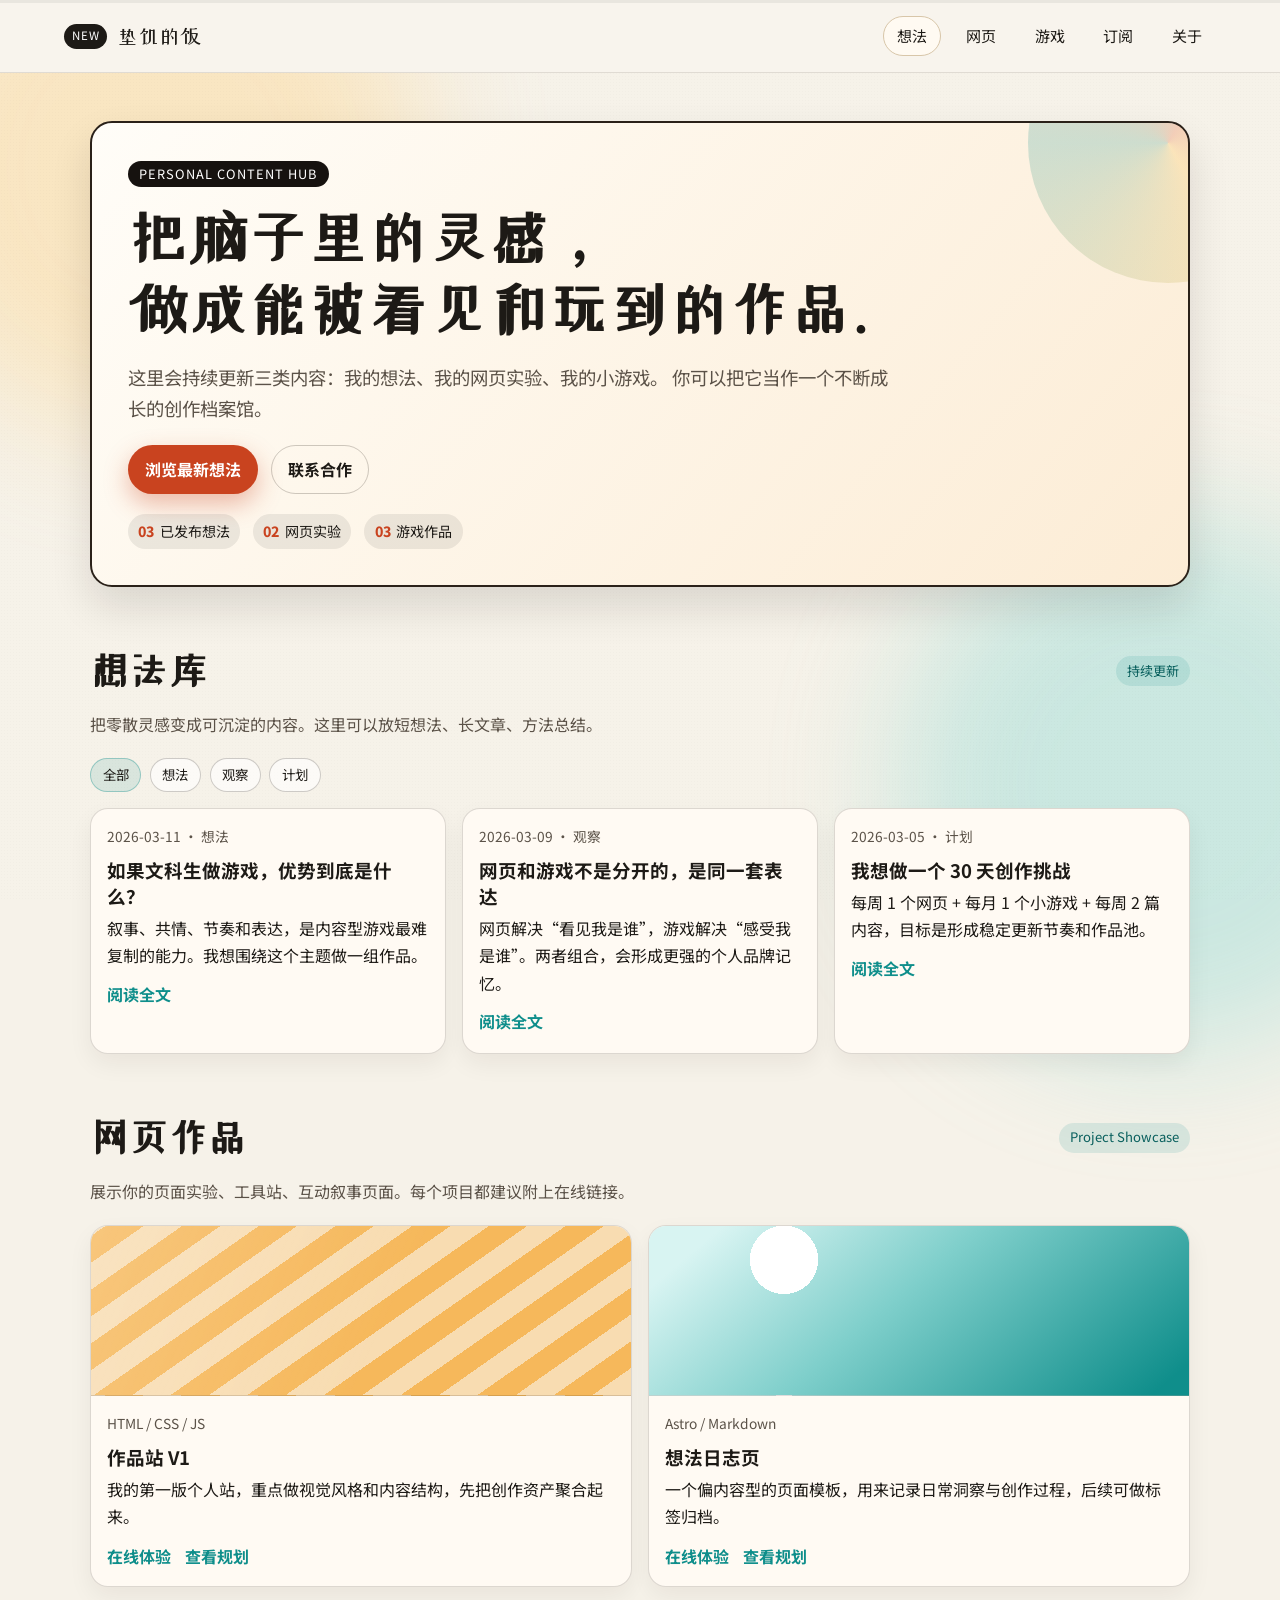
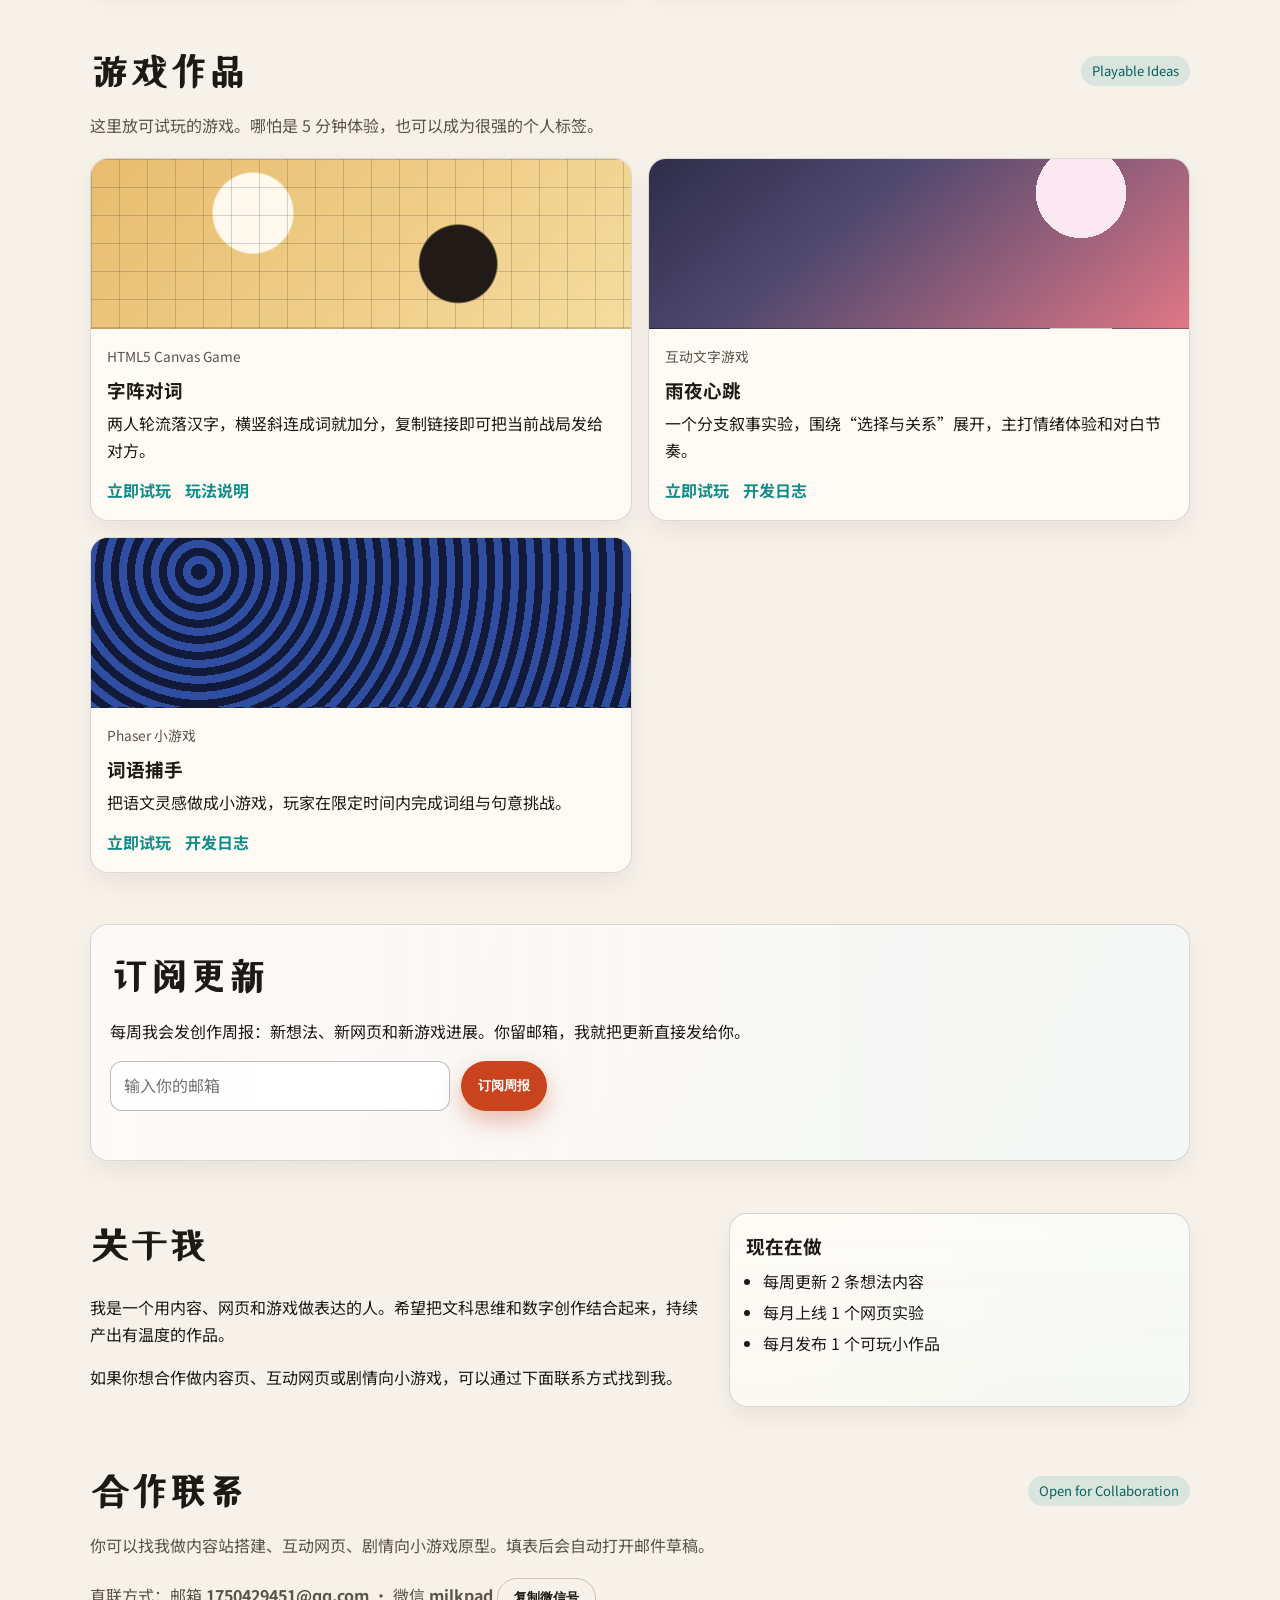
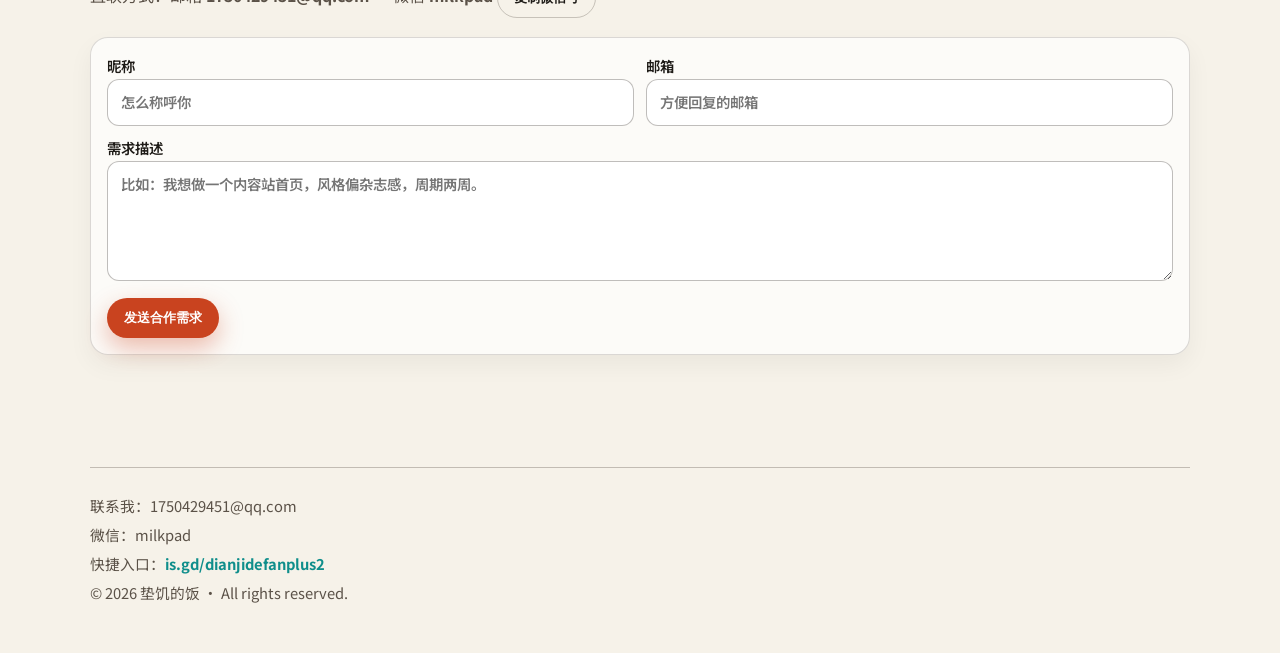
<file: index.html>
<!doctype html>
<html lang="zh-CN">
  <head>
    <meta charset="UTF-8" />
    <meta name="viewport" content="width=device-width, initial-scale=1.0" />
    <meta name="theme-color" content="#f6f2e9" />
    <meta
      name="description"
      content="垫饥的饭内容站：把想法、网页作品和游戏作品持续发布成一个可浏览、可试玩、可合作的创作宇宙。"
    />
    <meta name="keywords" content="内容站,网页作品,独立游戏,创作,文科生转型,垫饥的饭" />
    <meta name="author" content="垫饥的饭" />
    <link rel="canonical" href="https://is.gd/dianjidefanplus2" />
    <link rel="manifest" href="./site.webmanifest" />
    <link rel="icon" href="./assets/icon.svg" type="image/svg+xml" />
    <meta property="og:type" content="website" />
    <meta property="og:title" content="垫饥的饭 | 官方站" />
    <meta
      property="og:description"
      content="想法、网页、游戏三线并行更新。欢迎来读、来玩、来合作。"
    />
    <meta property="og:url" content="https://is.gd/dianjidefanplus2" />
    <meta property="og:image" content="./assets/og-cover.svg" />
    <meta name="twitter:card" content="summary_large_image" />
    <meta name="twitter:title" content="垫饥的饭 | 官方站" />
    <meta
      name="twitter:description"
      content="把脑子里的灵感，做成能被看见和玩到的作品。"
    />
    <meta name="twitter:image" content="./assets/og-cover.svg" />
    <title>垫饥的饭</title>
    <link rel="preconnect" href="https://fonts.googleapis.com" />
    <link rel="preconnect" href="https://fonts.gstatic.com" crossorigin />
    <link
      href="https://fonts.googleapis.com/css2?family=Noto+Sans+SC:wght@400;500;700;900&family=ZCOOL+XiaoWei&display=swap"
      rel="stylesheet"
    />
    <link rel="stylesheet" href="./styles.css" />
    <script type="application/ld+json">
      {
        "@context": "https://schema.org",
        "@type": "WebSite",
        "name": "垫饥的饭",
        "url": "https://is.gd/dianjidefanplus2",
        "description": "垫饥的饭的内容站，持续发布想法、网页作品与游戏作品。",
        "inLanguage": "zh-CN",
        "author": {
          "@type": "Person",
          "name": "垫饥的饭"
        }
      }
    </script>
  </head>
  <body data-owner-email="1750429451@qq.com" data-owner-wechat="milkpad">
    <a class="skip-link" href="#top">跳到主要内容</a>
    <div class="scroll-progress" aria-hidden="true">
      <div id="scroll-progress-bar"></div>
    </div>
    <div class="bg-glow bg-glow-1" aria-hidden="true"></div>
    <div class="bg-glow bg-glow-2" aria-hidden="true"></div>

    <header class="site-header">
      <a href="#top" class="brand">
        <span class="brand-badge">NEW</span>
        <span class="brand-name">垫饥的饭</span>
      </a>
      <nav class="main-nav" aria-label="站点导航">
        <a href="#ideas">想法</a>
        <a href="#web-projects">网页</a>
        <a href="#games">游戏</a>
        <a href="#subscribe">订阅</a>
        <a href="#about">关于</a>
      </nav>
    </header>

    <main id="top">
      <section class="hero reveal">
        <p class="hero-kicker">Personal Content Hub</p>
        <h1>把脑子里的灵感，<br />做成能被看见和玩到的作品。</h1>
        <p class="hero-copy">
          这里会持续更新三类内容：我的想法、我的网页实验、我的小游戏。
          你可以把它当作一个不断成长的创作档案馆。
        </p>
        <div class="hero-actions">
          <a class="btn btn-primary" href="#ideas" data-track="hero_view_ideas">浏览最新想法</a>
          <a class="btn btn-ghost" href="#contact" data-track="hero_contact">联系合作</a>
        </div>
        <ul class="hero-metrics">
          <li><span>03</span> 已发布想法</li>
          <li><span>02</span> 网页实验</li>
          <li><span>03</span> 游戏作品</li>
        </ul>
      </section>

      <section id="ideas" class="block reveal">
        <div class="block-title-row">
          <h2>想法库</h2>
          <span class="chip">持续更新</span>
        </div>
        <p class="block-intro">
          把零散灵感变成可沉淀的内容。这里可以放短想法、长文章、方法总结。
        </p>
        <div class="idea-filters" role="tablist" aria-label="想法筛选">
          <button class="filter-btn active" type="button" data-idea-filter="all">全部</button>
          <button class="filter-btn" type="button" data-idea-filter="想法">想法</button>
          <button class="filter-btn" type="button" data-idea-filter="观察">观察</button>
          <button class="filter-btn" type="button" data-idea-filter="计划">计划</button>
        </div>
        <div class="card-grid card-grid-3">
          <!-- 这里改成你的真实内容 -->
          <article class="card" data-idea-tag="想法">
            <p class="card-meta">2026-03-11 · 想法</p>
            <h3>如果文科生做游戏，优势到底是什么？</h3>
            <p>
              叙事、共情、节奏和表达，是内容型游戏最难复制的能力。我想围绕这个主题做一组作品。
            </p>
            <a href="./posts/literary-gamer-advantage.html" class="card-link" data-track="read_post_1">阅读全文</a>
          </article>

          <article class="card" data-idea-tag="观察">
            <p class="card-meta">2026-03-09 · 观察</p>
            <h3>网页和游戏不是分开的，是同一套表达</h3>
            <p>
              网页解决“看见我是谁”，游戏解决“感受我是谁”。两者组合，会形成更强的个人品牌记忆。
            </p>
            <a href="./posts/web-game-expression.html" class="card-link" data-track="read_post_2">阅读全文</a>
          </article>

          <article class="card" data-idea-tag="计划">
            <p class="card-meta">2026-03-05 · 计划</p>
            <h3>我想做一个 30 天创作挑战</h3>
            <p>
              每周 1 个网页 + 每月 1 个小游戏 + 每周 2 篇内容，目标是形成稳定更新节奏和作品池。
            </p>
            <a href="./posts/30-day-challenge.html" class="card-link" data-track="read_post_3">阅读全文</a>
          </article>
        </div>
      </section>

      <section id="web-projects" class="block reveal">
        <div class="block-title-row">
          <h2>网页作品</h2>
          <span class="chip">Project Showcase</span>
        </div>
        <p class="block-intro">
          展示你的页面实验、工具站、互动叙事页面。每个项目都建议附上在线链接。
        </p>
        <div class="card-grid card-grid-2">
          <!-- 这里改成你的真实项目 -->
          <article class="project-card">
            <div class="project-cover cover-web-1" role="img" aria-label="网页项目封面"></div>
            <div class="project-content">
              <p class="card-meta">HTML / CSS / JS</p>
              <h3>作品站 V1</h3>
              <p>我的第一版个人站，重点做视觉风格和内容结构，先把创作资产聚合起来。</p>
              <div class="project-links">
                <a href="./projects/portfolio-v1.html" data-track="open_web_project_1">在线体验</a>
                <a href="./projects/portfolio-v1.html#roadmap" data-track="open_web_project_1_roadmap">查看规划</a>
              </div>
            </div>
          </article>

          <article class="project-card">
            <div class="project-cover cover-web-2" role="img" aria-label="网页项目封面"></div>
            <div class="project-content">
              <p class="card-meta">Astro / Markdown</p>
              <h3>想法日志页</h3>
              <p>一个偏内容型的页面模板，用来记录日常洞察与创作过程，后续可做标签归档。</p>
              <div class="project-links">
                <a href="./projects/idea-log.html" data-track="open_web_project_2">在线体验</a>
                <a href="./projects/idea-log.html#roadmap" data-track="open_web_project_2_roadmap">查看规划</a>
              </div>
            </div>
          </article>
        </div>
      </section>

      <section id="games" class="block reveal">
        <div class="block-title-row">
          <h2>游戏作品</h2>
          <span class="chip">Playable Ideas</span>
        </div>
        <p class="block-intro">
          这里放可试玩的游戏。哪怕是 5 分钟体验，也可以成为很强的个人标签。
        </p>
        <div class="card-grid card-grid-2">
          <article class="project-card">
            <div class="project-cover cover-game-3" role="img" aria-label="汉字五子棋封面"></div>
            <div class="project-content">
              <p class="card-meta">HTML5 Canvas Game</p>
              <h3>字阵对词</h3>
              <p>两人轮流落汉字，横竖斜连成词就加分，复制链接即可把当前战局发给对方。</p>
              <div class="project-links">
                <a href="./games/hanzi-gomoku.html" data-track="play_game_3">立即试玩</a>
                <a href="./games/hanzi-gomoku.html" data-track="devlog_game_3">玩法说明</a>
              </div>
            </div>
          </article>

          <article class="project-card">
            <div class="project-cover cover-game-1" role="img" aria-label="游戏项目封面"></div>
            <div class="project-content">
              <p class="card-meta">互动文字游戏</p>
              <h3>雨夜心跳</h3>
              <p>一个分支叙事实验，围绕“选择与关系”展开，主打情绪体验和对白节奏。</p>
              <div class="project-links">
                <a href="./games/rainy-heartbeat.html#play" data-track="play_game_1">立即试玩</a>
                <a href="./games/rainy-heartbeat.html" data-track="devlog_game_1">开发日志</a>
              </div>
            </div>
          </article>

          <article class="project-card">
            <div class="project-cover cover-game-2" role="img" aria-label="游戏项目封面"></div>
            <div class="project-content">
              <p class="card-meta">Phaser 小游戏</p>
              <h3>词语捕手</h3>
              <p>把语文灵感做成小游戏，玩家在限定时间内完成词组与句意挑战。</p>
              <div class="project-links">
                <a href="./games/word-catcher.html#play" data-track="play_game_2">立即试玩</a>
                <a href="./games/word-catcher.html" data-track="devlog_game_2">开发日志</a>
              </div>
            </div>
          </article>
        </div>
      </section>

      <section id="subscribe" class="block block-subscribe reveal">
        <div>
          <h2>订阅更新</h2>
          <p>
            每周我会发创作周报：新想法、新网页和新游戏进展。你留邮箱，我就把更新直接发给你。
          </p>
        </div>
        <form id="subscribe-form" class="inline-form" data-track-form="newsletter_submit">
          <label for="subscribe-email" class="sr-only">邮箱</label>
          <input
            id="subscribe-email"
            type="email"
            name="email"
            placeholder="输入你的邮箱"
            required
          />
          <button type="submit" class="btn btn-primary">订阅周报</button>
        </form>
        <p id="subscribe-feedback" class="form-feedback" aria-live="polite"></p>
      </section>

      <section id="about" class="block block-about reveal">
        <div>
          <h2>关于我</h2>
          <p>
            我是一个用内容、网页和游戏做表达的人。希望把文科思维和数字创作结合起来，持续产出有温度的作品。
          </p>
          <p>
            如果你想合作做内容页、互动网页或剧情向小游戏，可以通过下面联系方式找到我。
          </p>
        </div>
        <aside class="status-board">
          <h3>现在在做</h3>
          <ul>
            <li>每周更新 2 条想法内容</li>
            <li>每月上线 1 个网页实验</li>
            <li>每月发布 1 个可玩小作品</li>
          </ul>
        </aside>
      </section>

      <section id="contact" class="block reveal">
        <div class="block-title-row">
          <h2>合作联系</h2>
          <span class="chip">Open for Collaboration</span>
        </div>
        <p class="block-intro">
          你可以找我做内容站搭建、互动网页、剧情向小游戏原型。填表后会自动打开邮件草稿。
        </p>
        <p class="block-intro">
          直联方式：邮箱 <strong>1750429451@qq.com</strong> · 微信 <strong id="wechat-id">milkpad</strong>
          <button id="copy-wechat" class="btn btn-ghost" type="button" data-track="copy_wechat">复制微信号</button>
        </p>
        <form id="contact-form" class="contact-form" data-track-form="contact_submit">
          <div class="contact-grid">
            <label>
              昵称
              <input type="text" name="name" placeholder="怎么称呼你" required />
            </label>
            <label>
              邮箱
              <input type="email" name="email" placeholder="方便回复的邮箱" required />
            </label>
          </div>
          <label>
            需求描述
            <textarea
              name="message"
              placeholder="比如：我想做一个内容站首页，风格偏杂志感，周期两周。"
              rows="4"
              required
            ></textarea>
          </label>
          <button class="btn btn-primary" type="submit">发送合作需求</button>
        </form>
        <p id="contact-feedback" class="form-feedback" aria-live="polite"></p>
      </section>
    </main>

    <footer class="site-footer reveal">
      <p>联系我：1750429451@qq.com</p>
      <p>微信：milkpad</p>
      <p>快捷入口：<a href="https://is.gd/dianjidefanplus2">is.gd/dianjidefanplus2</a></p>
      <p>© <span id="year"></span> 垫饥的饭 · All rights reserved.</p>
    </footer>
    <button id="back-to-top" class="back-to-top" type="button" aria-label="回到顶部">↑</button>

    <script src="./script.js"></script>
  </body>
</html>
</file>
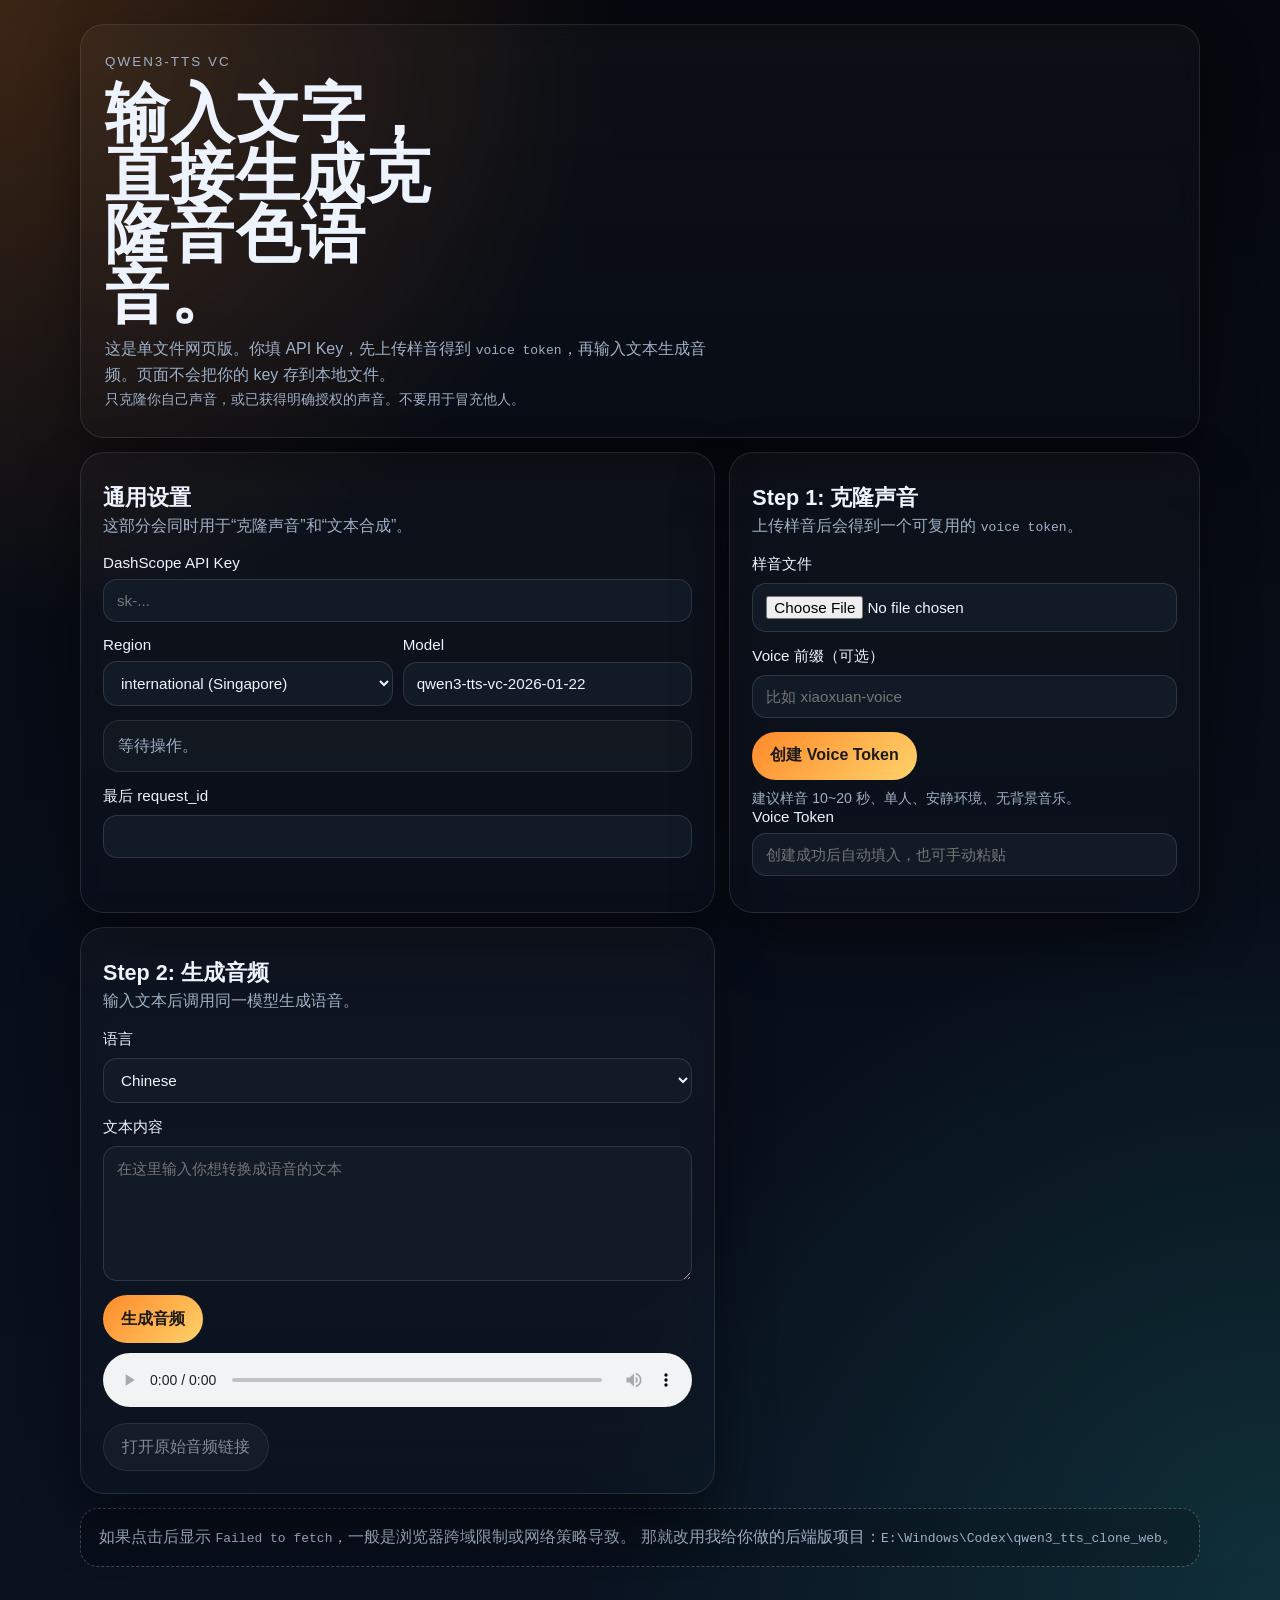
<file: qwen3_tts_direct_web/index.html>
<!DOCTYPE html>
<html lang="zh-CN">
<head>
  <meta charset="UTF-8">
  <meta name="viewport" content="width=device-width, initial-scale=1.0">
  <title>Qwen3-TTS 一页版</title>
  <style>
    :root {
      --bg: #080d14;
      --bg-soft: #111a25;
      --panel: rgba(13, 22, 33, 0.88);
      --line: rgba(255, 255, 255, 0.1);
      --text: #eef4ff;
      --muted: #9fb0c6;
      --hot: #ff8a2a;
      --cool: #2ed7c4;
      --ok: #8cefc3;
      --err: #ffb3b3;
      --warn: #ffe39b;
      --shadow: 0 26px 56px rgba(0, 0, 0, 0.45);
    }

    * {
      box-sizing: border-box;
    }

    html, body {
      margin: 0;
      min-height: 100%;
      color: var(--text);
      font-family: "Bahnschrift", "Segoe UI Variable", "Segoe UI", sans-serif;
      background:
        radial-gradient(circle at 0% 0%, rgba(255, 138, 42, 0.22), transparent 30%),
        radial-gradient(circle at 100% 100%, rgba(46, 215, 196, 0.15), transparent 34%),
        linear-gradient(180deg, #05080e 0%, #0a1220 100%);
    }

    main {
      width: min(1120px, calc(100% - 28px));
      margin: 24px auto 40px;
      display: grid;
      grid-template-columns: 1.35fr 1fr;
      gap: 14px;
    }

    .card {
      border: 1px solid var(--line);
      border-radius: 24px;
      background: linear-gradient(180deg, rgba(255, 255, 255, 0.03), rgba(255, 255, 255, 0.01));
      backdrop-filter: blur(12px);
      box-shadow: var(--shadow);
    }

    .hero {
      padding: 26px 24px;
      grid-column: 1 / -1;
    }

    .hero h1 {
      margin: 10px 0;
      font-size: clamp(2rem, 5vw, 4.1rem);
      line-height: 0.95;
      letter-spacing: 0.02em;
      max-width: 11ch;
    }

    .hero p {
      margin: 0;
      color: var(--muted);
      line-height: 1.62;
      max-width: 70ch;
    }

    .tag {
      margin: 0;
      color: var(--cool);
      letter-spacing: 0.15em;
      font-size: 0.84rem;
      text-transform: uppercase;
    }

    .stack {
      padding: 22px;
    }

    .stack h2 {
      margin: 8px 0 2px;
      font-size: 1.35rem;
    }

    .desc {
      margin: 0 0 16px;
      color: var(--muted);
      line-height: 1.5;
    }

    label {
      display: grid;
      gap: 8px;
      margin-bottom: 14px;
      font-size: 0.95rem;
    }

    input, textarea, select, button {
      font: inherit;
    }

    input, textarea, select {
      width: 100%;
      border-radius: 14px;
      border: 1px solid rgba(255, 255, 255, 0.12);
      background: var(--bg-soft);
      color: var(--text);
      padding: 12px 13px;
      outline: none;
      transition: border-color 130ms ease, transform 130ms ease;
    }

    input:focus, textarea:focus, select:focus {
      border-color: rgba(46, 215, 196, 0.75);
      transform: translateY(-1px);
    }

    textarea {
      resize: vertical;
      min-height: 135px;
    }

    .row {
      display: grid;
      grid-template-columns: 1fr 1fr;
      gap: 10px;
    }

    .primary, .ghost {
      border: none;
      border-radius: 999px;
      min-height: 48px;
      padding: 0 18px;
      cursor: pointer;
      transition: transform 120ms ease, opacity 120ms ease;
    }

    .primary {
      background: linear-gradient(135deg, var(--hot), #ffd26a);
      color: #1b1a18;
      font-weight: 700;
    }

    .ghost {
      background: rgba(255, 255, 255, 0.08);
      border: 1px solid rgba(255, 255, 255, 0.16);
      color: var(--text);
      text-decoration: none;
      display: inline-flex;
      align-items: center;
      justify-content: center;
    }

    .primary:hover, .ghost:hover {
      transform: translateY(-1px);
    }

    .primary:disabled, .ghost.disabled {
      opacity: 0.52;
      pointer-events: none;
    }

    .hint, .warn {
      margin: 8px 0 0;
      font-size: 0.88rem;
      color: var(--muted);
      line-height: 1.48;
    }

    .warn {
      color: var(--warn);
    }

    .status {
      border: 1px solid var(--line);
      border-radius: 16px;
      padding: 13px 14px;
      margin-bottom: 14px;
      line-height: 1.5;
      color: var(--muted);
      background: rgba(255, 255, 255, 0.03);
    }

    .status.loading {
      color: var(--warn);
      border-color: rgba(255, 227, 155, 0.32);
      background: rgba(255, 227, 155, 0.08);
    }

    .status.success {
      color: var(--ok);
      border-color: rgba(140, 239, 195, 0.3);
      background: rgba(140, 239, 195, 0.08);
    }

    .status.error {
      color: var(--err);
      border-color: rgba(255, 179, 179, 0.35);
      background: rgba(255, 179, 179, 0.08);
    }

    .foot-note {
      grid-column: 1 / -1;
      padding: 16px 18px;
      border-radius: 18px;
      border: 1px dashed rgba(255, 255, 255, 0.24);
      color: var(--muted);
      background: rgba(0, 0, 0, 0.2);
      line-height: 1.56;
    }

    audio {
      width: 100%;
      margin: 10px 0 12px;
    }

    @media (max-width: 920px) {
      main {
        grid-template-columns: 1fr;
      }

      .row {
        grid-template-columns: 1fr;
      }
    }
  </style>
</head>
<body>
  <main>
    <section class="card hero">
      <p class="tag">QWEN3-TTS VC</p>
      <h1>输入文字，直接生成克隆音色语音。</h1>
      <p>这是单文件网页版。你填 API Key，先上传样音得到 <code>voice token</code>，再输入文本生成音频。页面不会把你的 key 存到本地文件。</p>
      <p class="warn">只克隆你自己声音，或已获得明确授权的声音。不要用于冒充他人。</p>
    </section>

    <section class="card stack">
      <h2>通用设置</h2>
      <p class="desc">这部分会同时用于“克隆声音”和“文本合成”。</p>

      <label>
        <span>DashScope API Key</span>
        <input id="api-key" type="password" placeholder="sk-..." autocomplete="off">
      </label>

      <div class="row">
        <label>
          <span>Region</span>
          <select id="region">
            <option value="international">international (Singapore)</option>
            <option value="mainland">mainland (Beijing)</option>
          </select>
        </label>
        <label>
          <span>Model</span>
          <input id="model" type="text" value="qwen3-tts-vc-2026-01-22">
        </label>
      </div>

      <div class="status" id="status">等待操作。</div>
      <label>
        <span>最后 request_id</span>
        <input id="request-id" type="text" readonly>
      </label>
    </section>

    <section class="card stack">
      <h2>Step 1: 克隆声音</h2>
      <p class="desc">上传样音后会得到一个可复用的 <code>voice token</code>。</p>

      <label>
        <span>样音文件</span>
        <input id="sample-file" type="file" accept=".wav,.mp3,.m4a,.aac,.flac,.ogg,audio/*">
      </label>
      <label>
        <span>Voice 前缀（可选）</span>
        <input id="prefix" type="text" placeholder="比如 xiaoxuan-voice">
      </label>
      <button id="clone-btn" class="primary" type="button">创建 Voice Token</button>
      <p class="hint">建议样音 10~20 秒、单人、安静环境、无背景音乐。</p>

      <label>
        <span>Voice Token</span>
        <input id="voice-token" type="text" placeholder="创建成功后自动填入，也可手动粘贴">
      </label>
    </section>

    <section class="card stack">
      <h2>Step 2: 生成音频</h2>
      <p class="desc">输入文本后调用同一模型生成语音。</p>

      <label>
        <span>语言</span>
        <select id="lang">
          <option value="Chinese">Chinese</option>
          <option value="English">English</option>
          <option value="Auto">Auto</option>
        </select>
      </label>
      <label>
        <span>文本内容</span>
        <textarea id="text" placeholder="在这里输入你想转换成语音的文本"></textarea>
      </label>

      <button id="speak-btn" class="primary" type="button">生成音频</button>
      <audio id="audio" controls></audio>
      <a id="audio-link" class="ghost disabled" href="#" target="_blank" rel="noopener noreferrer">打开原始音频链接</a>
    </section>

    <section class="foot-note">
      如果点击后显示 <code>Failed to fetch</code>，一般是浏览器跨域限制或网络策略导致。
      那就改用我给你做的后端版项目：<code>E:\Windows\Codex\qwen3_tts_clone_web</code>。
    </section>
  </main>

  <script>
    const statusEl = document.getElementById("status");
    const reqEl = document.getElementById("request-id");
    const audioEl = document.getElementById("audio");
    const audioLinkEl = document.getElementById("audio-link");
    const cloneBtn = document.getElementById("clone-btn");
    const speakBtn = document.getElementById("speak-btn");

    function setStatus(message, tone) {
      statusEl.className = tone ? `status ${tone}` : "status";
      statusEl.textContent = message;
    }

    function getBaseUrl() {
      const region = document.getElementById("region").value;
      return region === "mainland"
        ? "https://dashscope.aliyuncs.com"
        : "https://dashscope-intl.aliyuncs.com";
    }

    function getSharedConfig() {
      const apiKey = document.getElementById("api-key").value.trim();
      const model = document.getElementById("model").value.trim();
      if (!apiKey) throw new Error("请先填写 API Key。");
      if (!model) throw new Error("Model 不能为空。");
      return { apiKey, model };
    }

    function setBusy(button, busy, busyText, idleText) {
      button.disabled = busy;
      button.textContent = busy ? busyText : idleText;
    }

    function parseError(payload) {
      if (!payload || typeof payload !== "object") return "请求失败。";
      const out = payload.output && typeof payload.output === "object" ? payload.output : {};
      return payload.message || out.message || payload.code || out.code || "请求失败。";
    }

    function fileToDataUrl(file) {
      return new Promise((resolve, reject) => {
        const reader = new FileReader();
        reader.onload = () => resolve(reader.result);
        reader.onerror = () => reject(new Error("读取音频文件失败。"));
        reader.readAsDataURL(file);
      });
    }

    async function postJson(url, apiKey, payload) {
      const res = await fetch(url, {
        method: "POST",
        headers: {
          "Authorization": `Bearer ${apiKey}`,
          "Content-Type": "application/json"
        },
        body: JSON.stringify(payload)
      });
      const data = await res.json().catch(() => ({}));
      if (!res.ok) throw new Error(parseError(data));
      return data;
    }

    cloneBtn.addEventListener("click", async () => {
      try {
        const { apiKey, model } = getSharedConfig();
        const sample = document.getElementById("sample-file").files[0];
        const prefixInput = document.getElementById("prefix").value.trim();
        if (!sample) throw new Error("请先选择样音文件。");

        setBusy(cloneBtn, true, "创建中...", "创建 Voice Token");
        setStatus("正在上传样音并创建 voice token...", "loading");

        const dataUrl = await fileToDataUrl(sample);
        const payload = {
          target_model: model,
          prefix: prefixInput || `web-${Date.now().toString(36)}`,
          url: dataUrl
        };

        const data = await postJson(
          `${getBaseUrl()}/api/v1/customization/voices`,
          apiKey,
          payload
        );

        const voice = data.output && data.output.voice;
        if (!voice) throw new Error("返回成功但没有 voice token。");

        document.getElementById("voice-token").value = voice;
        reqEl.value = data.request_id || "";
        setStatus(`voice token 创建成功：${voice}`, "success");
      } catch (err) {
        setStatus(err.message || "创建 voice token 失败。", "error");
      } finally {
        setBusy(cloneBtn, false, "创建中...", "创建 Voice Token");
      }
    });

    speakBtn.addEventListener("click", async () => {
      try {
        const { apiKey, model } = getSharedConfig();
        const voice = document.getElementById("voice-token").value.trim();
        const text = document.getElementById("text").value.trim();
        const lang = document.getElementById("lang").value;

        if (!voice) throw new Error("请先填入 voice token。");
        if (!text) throw new Error("请输入文本内容。");

        setBusy(speakBtn, true, "生成中...", "生成音频");
        setStatus("正在生成音频...", "loading");

        const data = await postJson(
          `${getBaseUrl()}/api/v1/services/aigc/multimodal-generation/generation`,
          apiKey,
          {
            model,
            input: {
              text,
              voice,
              language_type: lang
            }
          }
        );

        const audioUrl = data.output && data.output.audio && data.output.audio.url;
        if (!audioUrl) throw new Error("返回成功但没有 audio.url。");

        reqEl.value = data.request_id || "";
        audioEl.src = audioUrl;
        audioEl.load();
        audioLinkEl.href = audioUrl;
        audioLinkEl.classList.remove("disabled");
        setStatus("音频已生成，可以直接试听。", "success");
      } catch (err) {
        setStatus(err.message || "生成音频失败。", "error");
      } finally {
        setBusy(speakBtn, false, "生成中...", "生成音频");
      }
    });
  </script>
</body>
</html>
</file>
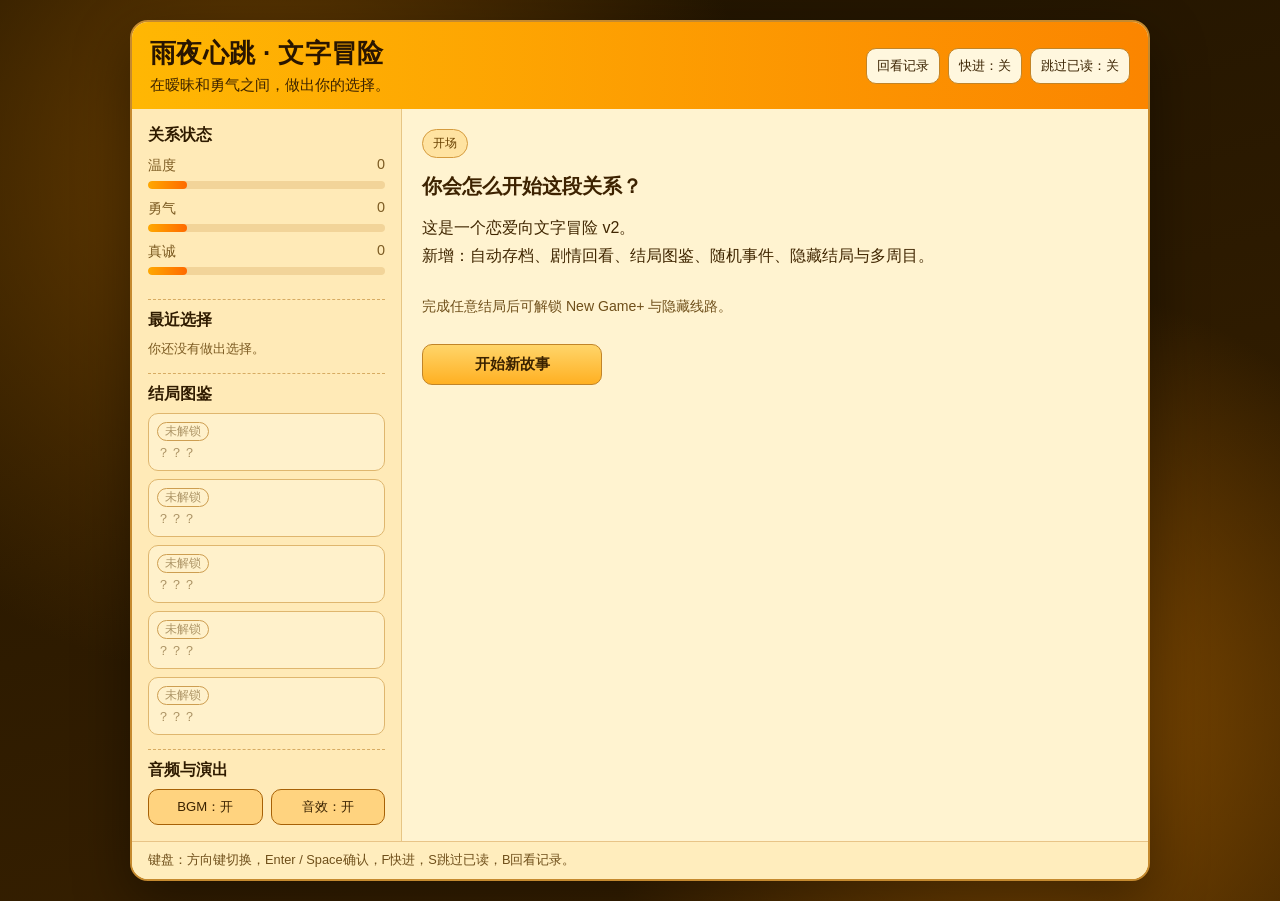
<file: text_adventure_love/index.html>
<!DOCTYPE html>
<html lang="zh-CN">
<head>
  <meta charset="UTF-8">
  <meta name="viewport" content="width=device-width, initial-scale=1.0">
  <meta name="app-version" content="20260323-1">
  <title>雨夜心跳 · 文字冒险</title>
  <link rel="icon" href="data:,">
  <link rel="stylesheet" href="./styles.css?v=20260323-1">
</head>
<body>
  <main class="app">
    <header class="top">
      <div class="brand">
        <h1 class="title">雨夜心跳 · 文字冒险</h1>
        <p class="sub">在暧昧和勇气之间，做出你的选择。</p>
      </div>
      <div class="header-actions">
        <button id="backlog-btn" class="mini-btn" type="button">回看记录</button>
        <button id="fast-btn" class="mini-btn" type="button">快进：关</button>
        <button id="skip-btn" class="mini-btn" type="button">跳过已读：关</button>
      </div>
    </header>

    <section class="layout">
      <aside class="panel">
        <section>
          <h2>关系状态</h2>
          <div id="stats-root"></div>
        </section>

        <section class="panel-block">
          <h3>最近选择</h3>
          <div class="history-box" id="history-box">你还没有做出选择。</div>
        </section>

        <section class="panel-block">
          <h3>结局图鉴</h3>
          <div id="gallery-root" class="gallery-list"></div>
        </section>

        <section class="panel-block">
          <h3>音频与演出</h3>
          <div class="toggle-grid">
            <button id="bgm-toggle" class="mini-btn" type="button">BGM：开</button>
            <button id="sfx-toggle" class="mini-btn" type="button">音效：开</button>
          </div>
        </section>
      </aside>

      <article class="story" id="story-root"></article>
    </section>

    <footer class="foot">
      键盘：方向键切换，Enter / Space确认，F快进，S跳过已读，B回看记录。
    </footer>
  </main>

  <dialog id="backlog-dialog" class="backlog-dialog">
    <header class="dialog-head">
      <h2>剧情回看</h2>
      <button id="close-backlog-btn" class="mini-btn" type="button">关闭</button>
    </header>
    <div id="backlog-list" class="backlog-list"></div>
  </dialog>

  <script type="module" src="./ui.js?v=20260323-1"></script>
</body>
</html>
</file>
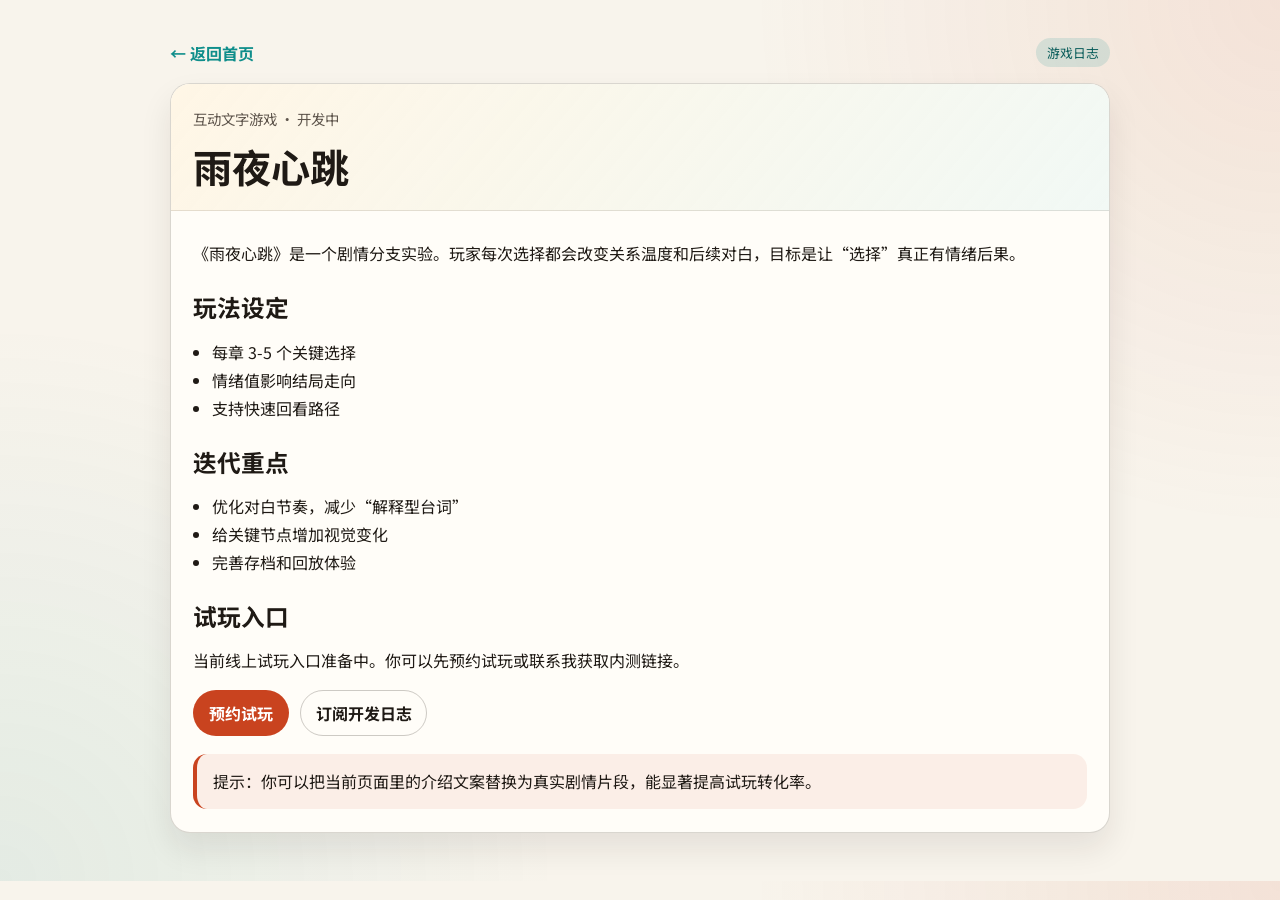
<file: games/rainy-heartbeat.html>
<!doctype html>
<html lang="zh-CN">
  <head>
    <meta charset="UTF-8" />
    <meta name="viewport" content="width=device-width, initial-scale=1.0" />
    <meta name="description" content="雨夜心跳：互动文字游戏开发日志与玩法说明。" />
    <title>雨夜心跳 | 游戏开发日志</title>
    <link rel="preconnect" href="https://fonts.googleapis.com" />
    <link rel="preconnect" href="https://fonts.gstatic.com" crossorigin />
    <link
      href="https://fonts.googleapis.com/css2?family=Noto+Sans+SC:wght@400;500;700;900&display=swap"
      rel="stylesheet"
    />
    <link rel="stylesheet" href="../detail.css" />
  </head>
  <body>
    <main class="wrap">
      <div class="topbar">
        <a class="back-link" href="../index.html#games">← 返回首页</a>
        <span class="chip">游戏日志</span>
      </div>

      <article class="article-shell">
        <header class="hero">
          <p class="meta">互动文字游戏 · 开发中</p>
          <h1>雨夜心跳</h1>
        </header>

        <div class="content">
          <p>
            《雨夜心跳》是一个剧情分支实验。玩家每次选择都会改变关系温度和后续对白，目标是让“选择”真正有情绪后果。
          </p>

          <h2>玩法设定</h2>
          <ul>
            <li>每章 3-5 个关键选择</li>
            <li>情绪值影响结局走向</li>
            <li>支持快速回看路径</li>
          </ul>

          <h2>迭代重点</h2>
          <ul>
            <li>优化对白节奏，减少“解释型台词”</li>
            <li>给关键节点增加视觉变化</li>
            <li>完善存档和回放体验</li>
          </ul>

          <h2 id="play">试玩入口</h2>
          <p>当前线上试玩入口准备中。你可以先预约试玩或联系我获取内测链接。</p>

          <div class="links-row">
            <a class="btn btn-primary" href="../index.html#contact">预约试玩</a>
            <a class="btn btn-ghost" href="../index.html#subscribe">订阅开发日志</a>
          </div>

          <div class="side-note">
            提示：你可以把当前页面里的介绍文案替换为真实剧情片段，能显著提高试玩转化率。
          </div>
        </div>
      </article>
    </main>
  </body>
</html>
</file>
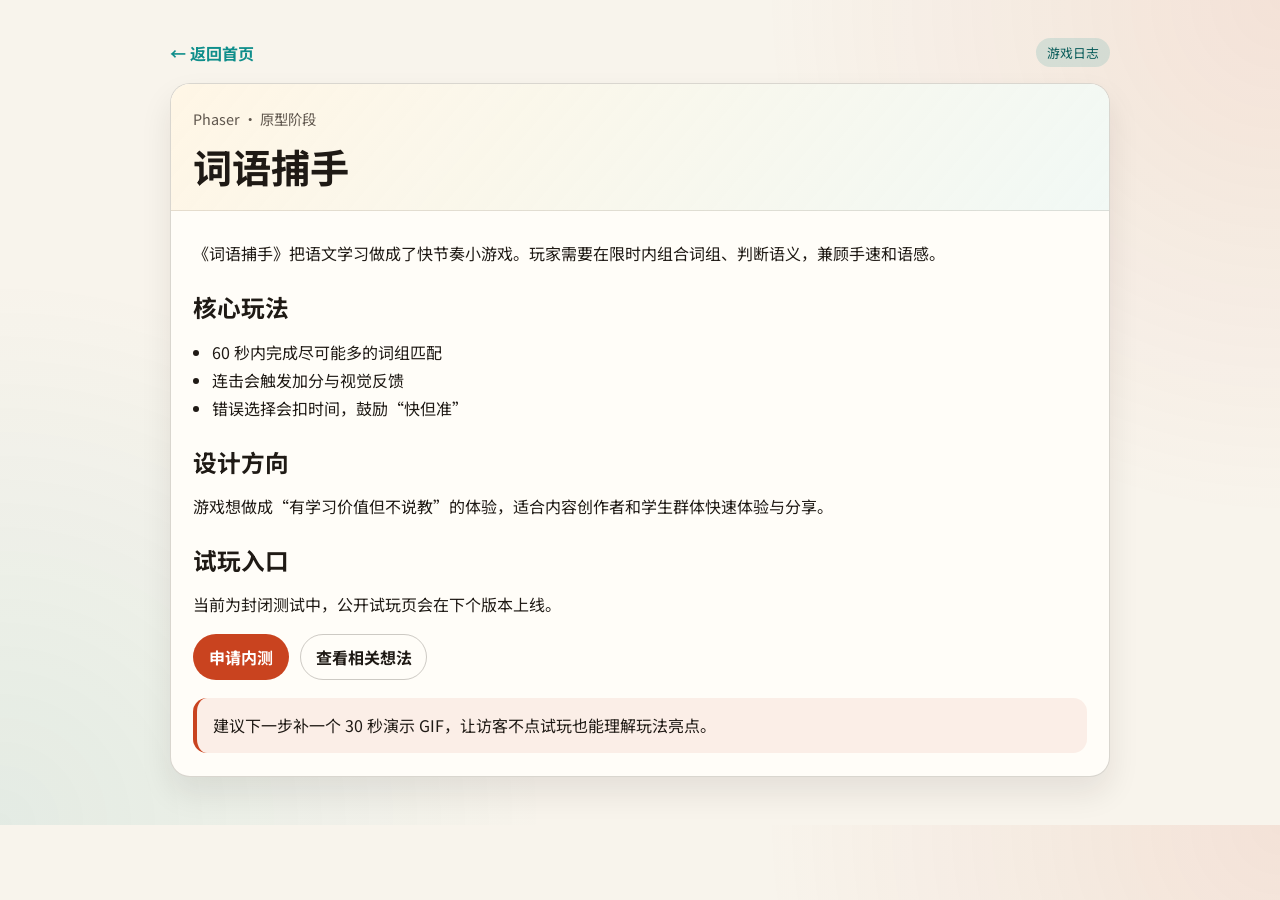
<file: games/word-catcher.html>
<!doctype html>
<html lang="zh-CN">
  <head>
    <meta charset="UTF-8" />
    <meta name="viewport" content="width=device-width, initial-scale=1.0" />
    <meta name="description" content="词语捕手：语文灵感小游戏开发记录与玩法说明。" />
    <title>词语捕手 | 游戏开发日志</title>
    <link rel="preconnect" href="https://fonts.googleapis.com" />
    <link rel="preconnect" href="https://fonts.gstatic.com" crossorigin />
    <link
      href="https://fonts.googleapis.com/css2?family=Noto+Sans+SC:wght@400;500;700;900&display=swap"
      rel="stylesheet"
    />
    <link rel="stylesheet" href="../detail.css" />
  </head>
  <body>
    <main class="wrap">
      <div class="topbar">
        <a class="back-link" href="../index.html#games">← 返回首页</a>
        <span class="chip">游戏日志</span>
      </div>

      <article class="article-shell">
        <header class="hero">
          <p class="meta">Phaser · 原型阶段</p>
          <h1>词语捕手</h1>
        </header>

        <div class="content">
          <p>
            《词语捕手》把语文学习做成了快节奏小游戏。玩家需要在限时内组合词组、判断语义，兼顾手速和语感。
          </p>

          <h2>核心玩法</h2>
          <ul>
            <li>60 秒内完成尽可能多的词组匹配</li>
            <li>连击会触发加分与视觉反馈</li>
            <li>错误选择会扣时间，鼓励“快但准”</li>
          </ul>

          <h2>设计方向</h2>
          <p>
            游戏想做成“有学习价值但不说教”的体验，适合内容创作者和学生群体快速体验与分享。
          </p>

          <h2 id="play">试玩入口</h2>
          <p>当前为封闭测试中，公开试玩页会在下个版本上线。</p>

          <div class="links-row">
            <a class="btn btn-primary" href="../index.html#contact">申请内测</a>
            <a class="btn btn-ghost" href="../index.html#ideas">查看相关想法</a>
          </div>

          <div class="side-note">
            建议下一步补一个 30 秒演示 GIF，让访客不点试玩也能理解玩法亮点。
          </div>
        </div>
      </article>
    </main>
  </body>
</html>
</file>
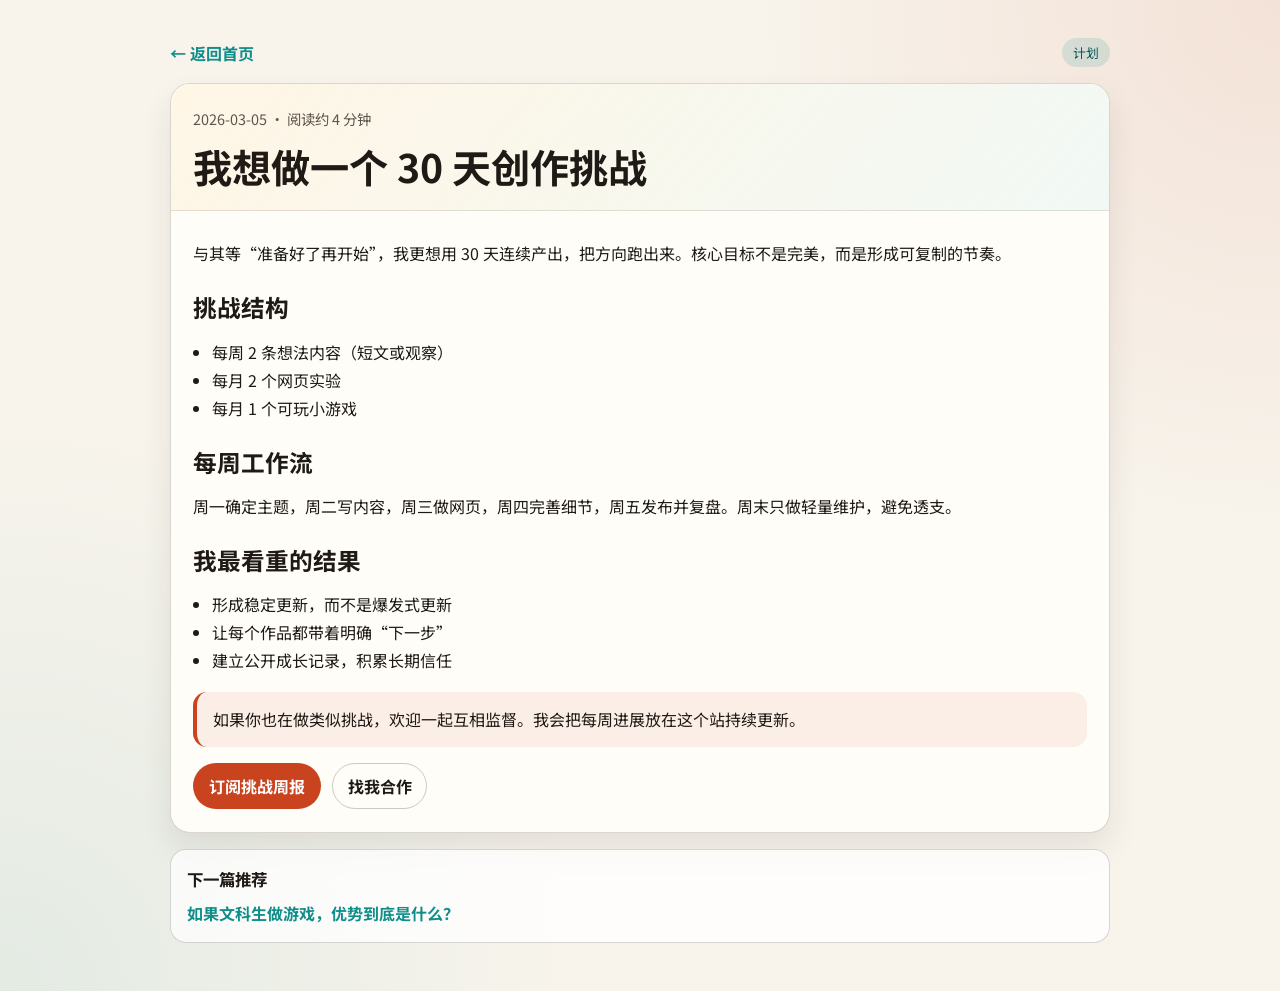
<file: posts/30-day-challenge.html>
<!doctype html>
<html lang="zh-CN">
  <head>
    <meta charset="UTF-8" />
    <meta name="viewport" content="width=device-width, initial-scale=1.0" />
    <meta name="description" content="30 天创作挑战：网页、游戏、内容三线并行的执行节奏。" />
    <title>我想做一个 30 天创作挑战</title>
    <link rel="preconnect" href="https://fonts.googleapis.com" />
    <link rel="preconnect" href="https://fonts.gstatic.com" crossorigin />
    <link
      href="https://fonts.googleapis.com/css2?family=Noto+Sans+SC:wght@400;500;700;900&display=swap"
      rel="stylesheet"
    />
    <link rel="stylesheet" href="../detail.css" />
  </head>
  <body>
    <main class="wrap">
      <div class="topbar">
        <a class="back-link" href="../index.html#ideas">← 返回首页</a>
        <span class="chip">计划</span>
      </div>

      <article class="article-shell">
        <header class="hero">
          <p class="meta">2026-03-05 · 阅读约 4 分钟</p>
          <h1>我想做一个 30 天创作挑战</h1>
        </header>

        <div class="content">
          <p>
            与其等“准备好了再开始”，我更想用 30 天连续产出，把方向跑出来。核心目标不是完美，而是形成可复制的节奏。
          </p>

          <h2>挑战结构</h2>
          <ul>
            <li>每周 2 条想法内容（短文或观察）</li>
            <li>每月 2 个网页实验</li>
            <li>每月 1 个可玩小游戏</li>
          </ul>

          <h2>每周工作流</h2>
          <p>
            周一确定主题，周二写内容，周三做网页，周四完善细节，周五发布并复盘。周末只做轻量维护，避免透支。
          </p>

          <h2>我最看重的结果</h2>
          <ul>
            <li>形成稳定更新，而不是爆发式更新</li>
            <li>让每个作品都带着明确“下一步”</li>
            <li>建立公开成长记录，积累长期信任</li>
          </ul>

          <div class="side-note">
            如果你也在做类似挑战，欢迎一起互相监督。我会把每周进展放在这个站持续更新。
          </div>

          <div class="links-row">
            <a class="btn btn-primary" href="../index.html#subscribe">订阅挑战周报</a>
            <a class="btn btn-ghost" href="../index.html#contact">找我合作</a>
          </div>
        </div>
      </article>

      <section class="next-card">
        <h3>下一篇推荐</h3>
        <a href="./literary-gamer-advantage.html">如果文科生做游戏，优势到底是什么？</a>
      </section>
    </main>
  </body>
</html>
</file>
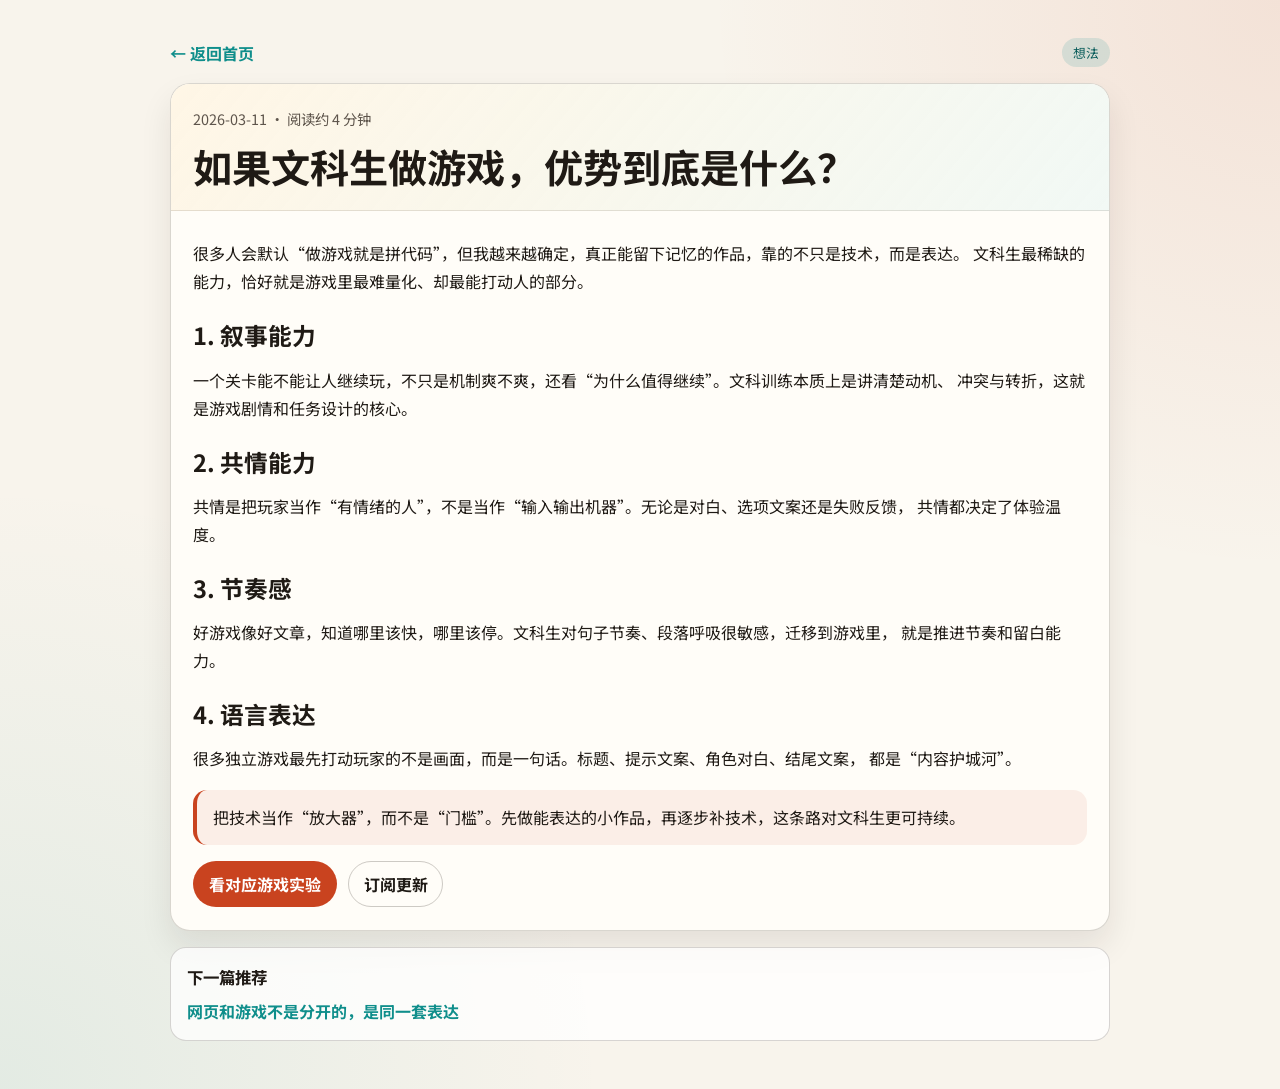
<file: posts/literary-gamer-advantage.html>
<!doctype html>
<html lang="zh-CN">
  <head>
    <meta charset="UTF-8" />
    <meta name="viewport" content="width=device-width, initial-scale=1.0" />
    <meta name="description" content="文科生做游戏的核心优势：叙事、共情、节奏、表达。" />
    <title>如果文科生做游戏，优势到底是什么？</title>
    <link rel="preconnect" href="https://fonts.googleapis.com" />
    <link rel="preconnect" href="https://fonts.gstatic.com" crossorigin />
    <link
      href="https://fonts.googleapis.com/css2?family=Noto+Sans+SC:wght@400;500;700;900&display=swap"
      rel="stylesheet"
    />
    <link rel="stylesheet" href="../detail.css" />
  </head>
  <body>
    <main class="wrap">
      <div class="topbar">
        <a class="back-link" href="../index.html#ideas">← 返回首页</a>
        <span class="chip">想法</span>
      </div>

      <article class="article-shell">
        <header class="hero">
          <p class="meta">2026-03-11 · 阅读约 4 分钟</p>
          <h1>如果文科生做游戏，优势到底是什么？</h1>
        </header>

        <div class="content">
          <p>
            很多人会默认“做游戏就是拼代码”，但我越来越确定，真正能留下记忆的作品，靠的不只是技术，而是表达。
            文科生最稀缺的能力，恰好就是游戏里最难量化、却最能打动人的部分。
          </p>

          <h2>1. 叙事能力</h2>
          <p>
            一个关卡能不能让人继续玩，不只是机制爽不爽，还看“为什么值得继续”。文科训练本质上是讲清楚动机、
            冲突与转折，这就是游戏剧情和任务设计的核心。
          </p>

          <h2>2. 共情能力</h2>
          <p>
            共情是把玩家当作“有情绪的人”，不是当作“输入输出机器”。无论是对白、选项文案还是失败反馈，
            共情都决定了体验温度。
          </p>

          <h2>3. 节奏感</h2>
          <p>
            好游戏像好文章，知道哪里该快，哪里该停。文科生对句子节奏、段落呼吸很敏感，迁移到游戏里，
            就是推进节奏和留白能力。
          </p>

          <h2>4. 语言表达</h2>
          <p>
            很多独立游戏最先打动玩家的不是画面，而是一句话。标题、提示文案、角色对白、结尾文案，
            都是“内容护城河”。
          </p>

          <div class="side-note">
            把技术当作“放大器”，而不是“门槛”。先做能表达的小作品，再逐步补技术，这条路对文科生更可持续。
          </div>

          <div class="links-row">
            <a class="btn btn-primary" href="../games/rainy-heartbeat.html">看对应游戏实验</a>
            <a class="btn btn-ghost" href="../index.html#subscribe">订阅更新</a>
          </div>
        </div>
      </article>

      <section class="next-card">
        <h3>下一篇推荐</h3>
        <a href="./web-game-expression.html">网页和游戏不是分开的，是同一套表达</a>
      </section>
    </main>
  </body>
</html>
</file>
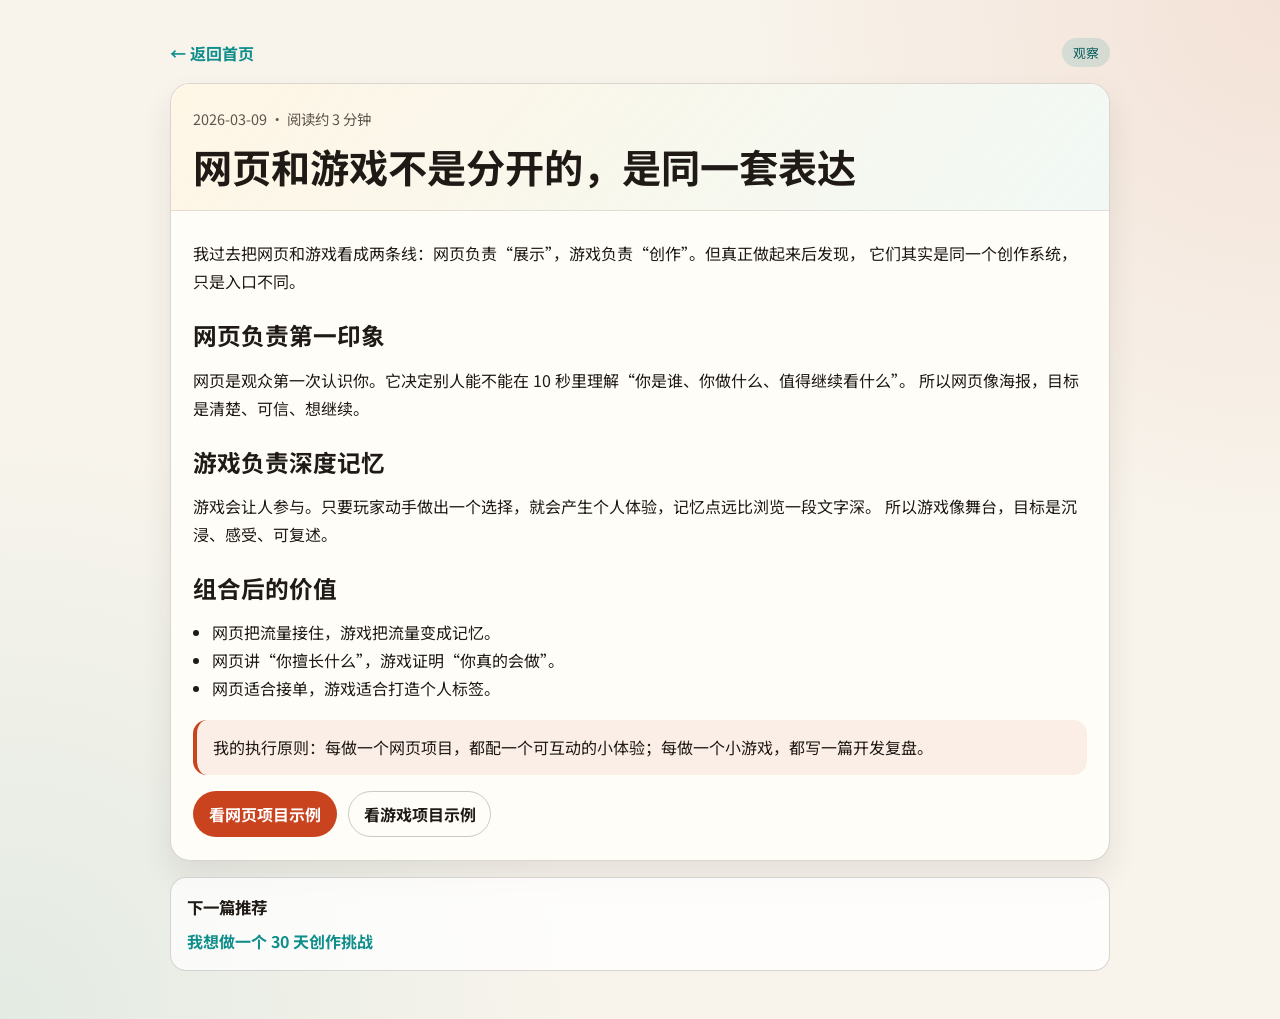
<file: posts/web-game-expression.html>
<!doctype html>
<html lang="zh-CN">
  <head>
    <meta charset="UTF-8" />
    <meta name="viewport" content="width=device-width, initial-scale=1.0" />
    <meta name="description" content="网页和游戏是一体两面：一个负责展示，一个负责沉浸。" />
    <title>网页和游戏不是分开的，是同一套表达</title>
    <link rel="preconnect" href="https://fonts.googleapis.com" />
    <link rel="preconnect" href="https://fonts.gstatic.com" crossorigin />
    <link
      href="https://fonts.googleapis.com/css2?family=Noto+Sans+SC:wght@400;500;700;900&display=swap"
      rel="stylesheet"
    />
    <link rel="stylesheet" href="../detail.css" />
  </head>
  <body>
    <main class="wrap">
      <div class="topbar">
        <a class="back-link" href="../index.html#ideas">← 返回首页</a>
        <span class="chip">观察</span>
      </div>

      <article class="article-shell">
        <header class="hero">
          <p class="meta">2026-03-09 · 阅读约 3 分钟</p>
          <h1>网页和游戏不是分开的，是同一套表达</h1>
        </header>

        <div class="content">
          <p>
            我过去把网页和游戏看成两条线：网页负责“展示”，游戏负责“创作”。但真正做起来后发现，
            它们其实是同一个创作系统，只是入口不同。
          </p>

          <h2>网页负责第一印象</h2>
          <p>
            网页是观众第一次认识你。它决定别人能不能在 10 秒里理解“你是谁、你做什么、值得继续看什么”。
            所以网页像海报，目标是清楚、可信、想继续。
          </p>

          <h2>游戏负责深度记忆</h2>
          <p>
            游戏会让人参与。只要玩家动手做出一个选择，就会产生个人体验，记忆点远比浏览一段文字深。
            所以游戏像舞台，目标是沉浸、感受、可复述。
          </p>

          <h2>组合后的价值</h2>
          <ul>
            <li>网页把流量接住，游戏把流量变成记忆。</li>
            <li>网页讲“你擅长什么”，游戏证明“你真的会做”。</li>
            <li>网页适合接单，游戏适合打造个人标签。</li>
          </ul>

          <div class="side-note">
            我的执行原则：每做一个网页项目，都配一个可互动的小体验；每做一个小游戏，都写一篇开发复盘。
          </div>

          <div class="links-row">
            <a class="btn btn-primary" href="../projects/portfolio-v1.html">看网页项目示例</a>
            <a class="btn btn-ghost" href="../games/word-catcher.html">看游戏项目示例</a>
          </div>
        </div>
      </article>

      <section class="next-card">
        <h3>下一篇推荐</h3>
        <a href="./30-day-challenge.html">我想做一个 30 天创作挑战</a>
      </section>
    </main>
  </body>
</html>
</file>
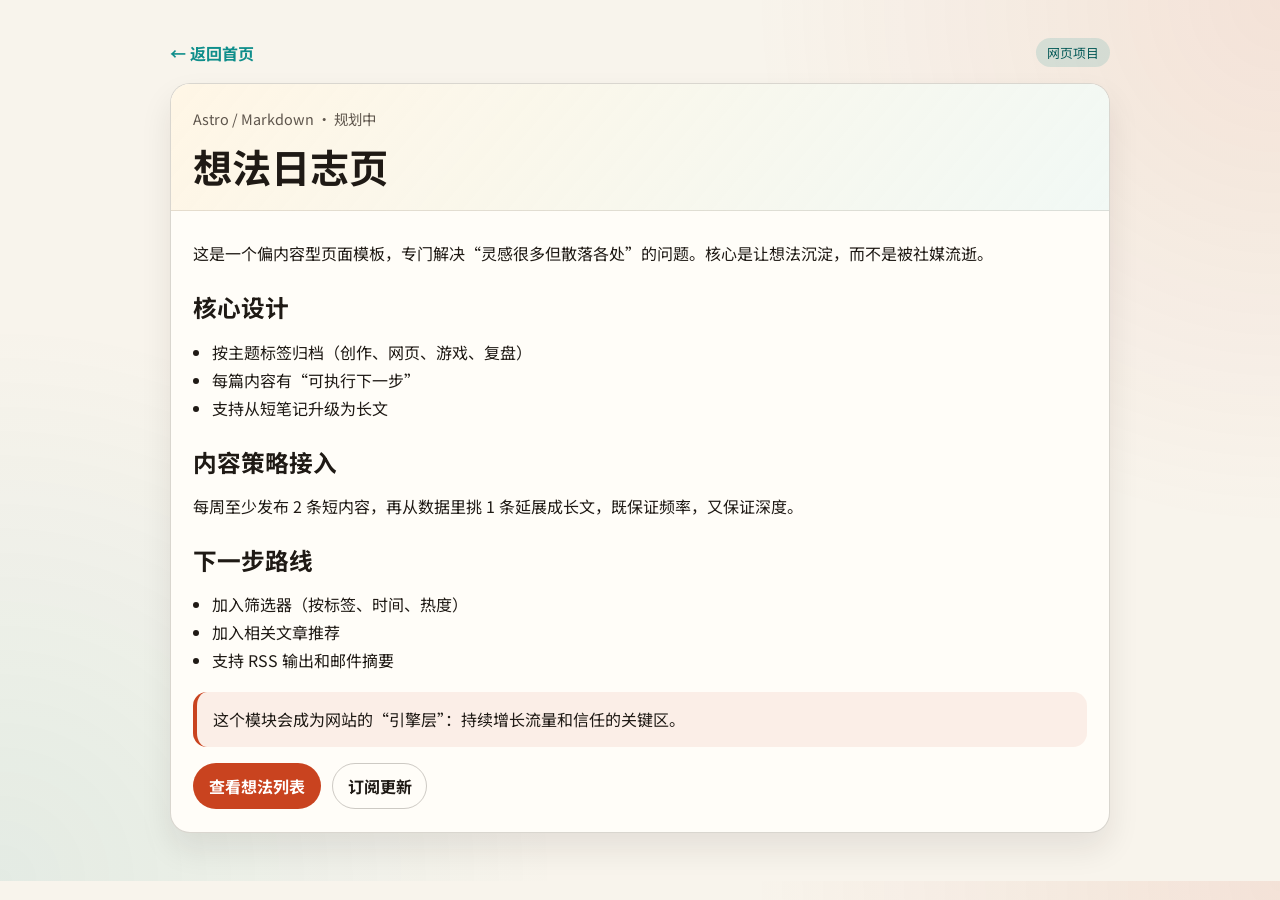
<file: projects/idea-log.html>
<!doctype html>
<html lang="zh-CN">
  <head>
    <meta charset="UTF-8" />
    <meta name="viewport" content="width=device-width, initial-scale=1.0" />
    <meta name="description" content="想法日志页项目说明：内容归档、标签体系、长期更新机制。" />
    <title>想法日志页 | 项目页</title>
    <link rel="preconnect" href="https://fonts.googleapis.com" />
    <link rel="preconnect" href="https://fonts.gstatic.com" crossorigin />
    <link
      href="https://fonts.googleapis.com/css2?family=Noto+Sans+SC:wght@400;500;700;900&display=swap"
      rel="stylesheet"
    />
    <link rel="stylesheet" href="../detail.css" />
  </head>
  <body>
    <main class="wrap">
      <div class="topbar">
        <a class="back-link" href="../index.html#web-projects">← 返回首页</a>
        <span class="chip">网页项目</span>
      </div>

      <article class="article-shell">
        <header class="hero">
          <p class="meta">Astro / Markdown · 规划中</p>
          <h1>想法日志页</h1>
        </header>

        <div class="content">
          <p>
            这是一个偏内容型页面模板，专门解决“灵感很多但散落各处”的问题。核心是让想法沉淀，而不是被社媒流逝。
          </p>

          <h2>核心设计</h2>
          <ul>
            <li>按主题标签归档（创作、网页、游戏、复盘）</li>
            <li>每篇内容有“可执行下一步”</li>
            <li>支持从短笔记升级为长文</li>
          </ul>

          <h2>内容策略接入</h2>
          <p>
            每周至少发布 2 条短内容，再从数据里挑 1 条延展成长文，既保证频率，又保证深度。
          </p>

          <h2 id="roadmap">下一步路线</h2>
          <ul>
            <li>加入筛选器（按标签、时间、热度）</li>
            <li>加入相关文章推荐</li>
            <li>支持 RSS 输出和邮件摘要</li>
          </ul>

          <div class="side-note">
            这个模块会成为网站的“引擎层”：持续增长流量和信任的关键区。
          </div>

          <div class="links-row">
            <a class="btn btn-primary" href="../index.html#ideas">查看想法列表</a>
            <a class="btn btn-ghost" href="../index.html#subscribe">订阅更新</a>
          </div>
        </div>
      </article>
    </main>
  </body>
</html>
</file>
<file: styles.css>
:root {
  --bg: #f6f2e9;
  --surface: #fffaf2;
  --text: #1d1a16;
  --muted: #5b5248;
  --line: #d8c6a9;
  --primary: #c9431f;
  --accent: #0f8e8b;
  --highlight: #f2b42c;
  --shadow: 0 20px 40px rgba(22, 18, 13, 0.12);
  --radius: 18px;
}

*,
*::before,
*::after {
  box-sizing: border-box;
}

html {
  scroll-behavior: smooth;
}

.skip-link {
  position: fixed;
  left: 0.7rem;
  top: 0.7rem;
  z-index: 60;
  transform: translateY(-140%);
  background: #16120f;
  color: #fff;
  padding: 0.4rem 0.7rem;
  border-radius: 10px;
  text-decoration: none;
  font-size: 0.85rem;
  transition: transform 180ms ease;
}

.skip-link:focus {
  transform: translateY(0);
}

body {
  margin: 0;
  min-height: 100vh;
  color: var(--text);
  background: var(--bg);
  font-family: "Noto Sans SC", "Segoe UI", sans-serif;
  line-height: 1.7;
  position: relative;
  overflow-x: hidden;
}

.scroll-progress {
  position: fixed;
  left: 0;
  top: 0;
  width: 100%;
  height: 3px;
  z-index: 40;
  background: rgba(0, 0, 0, 0.06);
}

#scroll-progress-bar {
  width: 0%;
  height: 100%;
  background: linear-gradient(90deg, var(--primary), var(--accent));
  transition: width 140ms linear;
}

body::after {
  content: "";
  position: fixed;
  inset: 0;
  pointer-events: none;
  background-image: radial-gradient(rgba(20, 16, 13, 0.08) 1px, transparent 1px);
  background-size: 3px 3px;
  opacity: 0.25;
  mix-blend-mode: multiply;
  z-index: -1;
}

.bg-glow {
  position: fixed;
  width: 42vw;
  height: 42vw;
  border-radius: 50%;
  filter: blur(64px);
  z-index: -2;
  opacity: 0.36;
}

.bg-glow-1 {
  top: -8vw;
  left: -9vw;
  background: #ffd17d;
}

.bg-glow-2 {
  right: -12vw;
  bottom: -12vw;
  background: #7fd6d2;
}

.site-header {
  position: sticky;
  top: 0;
  z-index: 20;
  display: flex;
  align-items: center;
  justify-content: space-between;
  gap: 1rem;
  padding: 1rem 5vw;
  background: color-mix(in srgb, var(--bg) 82%, white 18%);
  border-bottom: 1px solid rgba(87, 74, 60, 0.15);
  backdrop-filter: blur(12px);
}

.brand {
  display: inline-flex;
  align-items: center;
  gap: 0.6rem;
  text-decoration: none;
  color: inherit;
}

.brand-badge {
  display: inline-flex;
  align-items: center;
  justify-content: center;
  padding: 0.18rem 0.5rem;
  border-radius: 999px;
  font-size: 0.72rem;
  letter-spacing: 0.07em;
  background: var(--text);
  color: #fff;
}

.brand-name {
  font-family: "ZCOOL XiaoWei", serif;
  font-size: clamp(1.05rem, 1.6vw, 1.4rem);
}

.main-nav {
  display: flex;
  gap: 0.7rem;
  flex-wrap: wrap;
}

.main-nav a {
  text-decoration: none;
  color: var(--text);
  padding: 0.4rem 0.8rem;
  border-radius: 999px;
  border: 1px solid transparent;
  font-size: 0.94rem;
  transition: all 180ms ease;
}

.main-nav a:hover,
.main-nav a.active {
  border-color: var(--line);
  background: var(--surface);
}

main {
  width: min(1100px, 100% - 8vw);
  margin: 0 auto 5rem;
}

.hero {
  margin-top: 3rem;
  padding: clamp(1.8rem, 2.8vw, 3rem);
  background: linear-gradient(130deg, #fffdf8 0%, #fcecd5 100%);
  border: 2px solid #2a2119;
  border-radius: calc(var(--radius) + 4px);
  box-shadow: var(--shadow);
  position: relative;
  overflow: hidden;
}

.hero::before {
  content: "";
  position: absolute;
  width: 280px;
  height: 280px;
  right: -120px;
  top: -120px;
  background: conic-gradient(from 30deg, #c9431f, #f2b42c, #0f8e8b, #c9431f);
  border-radius: 50%;
  opacity: 0.2;
}

.hero > * {
  position: relative;
  z-index: 1;
}

.hero-kicker {
  display: inline-flex;
  margin: 0;
  padding: 0.15rem 0.7rem;
  border-radius: 999px;
  font-size: 0.8rem;
  letter-spacing: 0.08em;
  text-transform: uppercase;
  background: #16120f;
  color: #fff;
}

.hero h1 {
  margin: 0.9rem 0 0;
  font-family: "ZCOOL XiaoWei", serif;
  line-height: 1.25;
  font-size: clamp(2rem, 5vw, 3.6rem);
  letter-spacing: 0.02em;
}

.hero-copy {
  margin-top: 1rem;
  max-width: 760px;
  color: var(--muted);
  font-size: clamp(1rem, 1.6vw, 1.15rem);
}

.hero-actions {
  display: flex;
  flex-wrap: wrap;
  gap: 0.8rem;
  margin-top: 1.3rem;
}

.hero-metrics {
  margin: 1.25rem 0 0;
  padding: 0;
  list-style: none;
  display: flex;
  flex-wrap: wrap;
  gap: 0.8rem;
}

.hero-metrics li {
  display: inline-flex;
  align-items: center;
  gap: 0.35rem;
  padding: 0.35rem 0.65rem;
  border-radius: 999px;
  background: rgba(22, 18, 15, 0.08);
  font-size: 0.88rem;
}

.hero-metrics span {
  font-weight: 800;
  color: var(--primary);
}

.btn {
  display: inline-flex;
  align-items: center;
  justify-content: center;
  text-decoration: none;
  padding: 0.62rem 1rem;
  border-radius: 999px;
  font-weight: 700;
  border: 1px solid transparent;
  transition: transform 180ms ease, box-shadow 180ms ease;
}

.btn:hover {
  transform: translateY(-2px);
}

.btn-primary {
  background: var(--primary);
  color: #fff;
  box-shadow: 0 10px 24px rgba(201, 67, 31, 0.35);
}

.btn-ghost {
  background: transparent;
  color: var(--text);
  border-color: rgba(35, 26, 17, 0.22);
}

.block {
  margin-top: clamp(2.4rem, 4vw, 4.2rem);
}

.block-title-row {
  display: flex;
  align-items: center;
  justify-content: space-between;
  gap: 1rem;
}

.block h2 {
  margin: 0;
  font-family: "ZCOOL XiaoWei", serif;
  font-size: clamp(1.65rem, 3vw, 2.4rem);
}

.chip {
  display: inline-flex;
  align-items: center;
  justify-content: center;
  padding: 0.24rem 0.7rem;
  border-radius: 999px;
  background: rgba(15, 142, 139, 0.12);
  color: #085f5d;
  font-size: 0.82rem;
}

.block-intro {
  margin: 0.5rem 0 1.2rem;
  max-width: 760px;
  color: var(--muted);
}

.idea-filters {
  display: flex;
  flex-wrap: wrap;
  gap: 0.55rem;
  margin: 0.2rem 0 1rem;
}

.filter-btn {
  border: 1px solid rgba(41, 33, 25, 0.22);
  background: rgba(255, 255, 255, 0.62);
  color: var(--text);
  border-radius: 999px;
  padding: 0.28rem 0.72rem;
  font: inherit;
  font-size: 0.84rem;
  cursor: pointer;
}

.filter-btn.active,
.filter-btn:hover {
  background: rgba(15, 142, 139, 0.12);
  border-color: rgba(15, 142, 139, 0.35);
}

.card-grid {
  display: grid;
  gap: 1rem;
}

.card-grid-3 {
  grid-template-columns: repeat(3, minmax(0, 1fr));
}

.card-grid-2 {
  grid-template-columns: repeat(2, minmax(0, 1fr));
}

.card,
.project-card,
.status-board {
  background: color-mix(in srgb, var(--surface) 95%, white 5%);
  border: 1px solid rgba(41, 33, 25, 0.16);
  border-radius: var(--radius);
  box-shadow: 0 10px 25px rgba(28, 21, 15, 0.06);
}

.card {
  padding: 1rem 1rem 1.1rem;
}

.card-meta {
  margin: 0;
  color: var(--muted);
  font-size: 0.86rem;
}

.card h3,
.project-content h3 {
  margin: 0.55rem 0 0.4rem;
  line-height: 1.4;
  font-size: 1.16rem;
}

.card p {
  margin: 0;
}

.card-link {
  display: inline-flex;
  margin-top: 0.7rem;
  font-weight: 700;
  color: var(--accent);
  text-decoration: none;
}

.card-link:hover {
  text-decoration: underline;
}

.project-card {
  overflow: hidden;
}

.project-cover {
  height: 170px;
  border-bottom: 1px solid rgba(36, 26, 16, 0.15);
}

.cover-web-1 {
  background:
    linear-gradient(115deg, rgba(255, 255, 255, 0.2), transparent 55%),
    repeating-linear-gradient(
      -35deg,
      #f8dcb1,
      #f8dcb1 22px,
      #f6b85b 22px,
      #f6b85b 44px
    );
}

.cover-web-2 {
  background:
    radial-gradient(circle at 25% 20%, #ffffff 0 8%, transparent 8%),
    linear-gradient(140deg, #d8f4f2 10%, #7fcfcb 45%, #0f8e8b 95%);
}

.cover-game-1 {
  background:
    radial-gradient(circle at 80% 20%, #fce8f0 0 10%, transparent 10%),
    linear-gradient(140deg, #2f2d4a 0%, #4f486f 36%, #e07786 100%);
}

.cover-game-2 {
  background:
    repeating-radial-gradient(circle at 20% 20%, #121a3a 0 8px, #304ea1 8px 16px),
    linear-gradient(150deg, #18214b, #1e2f67);
}

.cover-game-3 {
  background:
    linear-gradient(90deg, rgba(33, 26, 22, 0.18) 1px, transparent 1px),
    linear-gradient(rgba(33, 26, 22, 0.18) 1px, transparent 1px),
    radial-gradient(circle at 30% 32%, #fff8ec 0 10%, transparent 10.5%),
    radial-gradient(circle at 68% 62%, #211a16 0 10%, transparent 10.5%),
    linear-gradient(135deg, #e8bc6e, #f5dc9e);
  background-size: 28px 28px, 28px 28px, 100% 100%, 100% 100%, 100% 100%;
}

.project-content {
  padding: 1rem;
}

.project-content p {
  margin: 0;
}

.project-links {
  margin-top: 0.8rem;
  display: flex;
  gap: 0.9rem;
  flex-wrap: wrap;
}

.project-links a {
  font-weight: 700;
  color: var(--accent);
  text-decoration: none;
}

.project-links a:hover {
  text-decoration: underline;
}

.block-about {
  display: grid;
  gap: 1rem;
  grid-template-columns: 1.35fr 1fr;
}

.block-subscribe {
  padding: 1.2rem;
  border: 1px solid rgba(41, 33, 25, 0.16);
  border-radius: var(--radius);
  background:
    linear-gradient(to right, rgba(255, 255, 255, 0.84), rgba(255, 255, 255, 0.72)),
    linear-gradient(120deg, rgba(201, 67, 31, 0.13), rgba(15, 142, 139, 0.14));
  box-shadow: 0 10px 25px rgba(28, 21, 15, 0.06);
}

.block-subscribe h2 {
  margin: 0;
}

.block-subscribe p {
  margin: 0.5rem 0 0;
}

.inline-form {
  margin-top: 1rem;
  display: flex;
  flex-wrap: wrap;
  gap: 0.7rem;
}

.inline-form input,
.contact-form input,
.contact-form textarea {
  width: 100%;
  border: 1px solid rgba(28, 21, 14, 0.28);
  border-radius: 12px;
  padding: 0.65rem 0.8rem;
  background: rgba(255, 255, 255, 0.93);
  color: var(--text);
  font: inherit;
}

.inline-form input {
  max-width: 340px;
}

.inline-form input:focus,
.contact-form input:focus,
.contact-form textarea:focus {
  outline: 2px solid rgba(15, 142, 139, 0.32);
  outline-offset: 1px;
}

.contact-form {
  padding: 1rem;
  border-radius: var(--radius);
  border: 1px solid rgba(41, 33, 25, 0.16);
  background: rgba(255, 255, 255, 0.66);
  box-shadow: 0 10px 25px rgba(28, 21, 15, 0.05);
}

.contact-grid {
  display: grid;
  grid-template-columns: repeat(2, minmax(0, 1fr));
  gap: 0.75rem;
}

.contact-form label {
  display: block;
  font-size: 0.9rem;
  font-weight: 600;
  margin-bottom: 0.65rem;
}

.contact-form textarea {
  resize: vertical;
}

.form-feedback {
  min-height: 1.4rem;
  margin: 0.6rem 0 0;
  color: #085f5d;
  font-size: 0.9rem;
}

.sr-only {
  position: absolute;
  width: 1px;
  height: 1px;
  padding: 0;
  margin: -1px;
  overflow: hidden;
  clip: rect(0, 0, 0, 0);
  border: 0;
}

.status-board {
  padding: 1rem;
  background:
    linear-gradient(to bottom, rgba(255, 255, 255, 0.8), rgba(255, 255, 255, 0.68)),
    linear-gradient(120deg, #f2b42c1c, #0f8e8b1c);
}

.status-board h3 {
  margin: 0 0 0.4rem;
}

.status-board ul {
  margin: 0;
  padding-left: 1.1rem;
}

.status-board li + li {
  margin-top: 0.25rem;
}

.site-footer {
  width: min(1100px, 100% - 8vw);
  margin: 1rem auto 3rem;
  padding-top: 1.3rem;
  border-top: 1px solid rgba(41, 31, 21, 0.25);
  color: var(--muted);
  font-size: 0.92rem;
}

.site-footer p {
  margin: 0.25rem 0;
}

.site-footer a {
  color: var(--accent);
  text-decoration: none;
  font-weight: 700;
}

.site-footer a:hover {
  text-decoration: underline;
}

.reveal {
  opacity: 0;
  transform: translateY(22px);
  transition: opacity 540ms ease, transform 540ms ease;
}

.reveal.in-view {
  opacity: 1;
  transform: translateY(0);
}

.is-hidden {
  display: none !important;
}

.back-to-top {
  position: fixed;
  right: 1rem;
  bottom: 1rem;
  width: 42px;
  height: 42px;
  border: 0;
  border-radius: 999px;
  background: var(--text);
  color: #fff;
  font-size: 1rem;
  cursor: pointer;
  box-shadow: 0 14px 22px rgba(22, 18, 13, 0.26);
  opacity: 0;
  transform: translateY(10px);
  pointer-events: none;
  transition: opacity 180ms ease, transform 180ms ease;
  z-index: 30;
}

.back-to-top.visible {
  opacity: 1;
  transform: translateY(0);
  pointer-events: auto;
}

@media (max-width: 980px) {
  .card-grid-3 {
    grid-template-columns: repeat(2, minmax(0, 1fr));
  }

  .block-about {
    grid-template-columns: 1fr;
  }

  .contact-grid {
    grid-template-columns: 1fr;
  }
}

@media (max-width: 720px) {
  .site-header {
    align-items: flex-start;
    flex-direction: column;
    padding: 0.9rem 4vw;
  }

  main,
  .site-footer {
    width: min(1100px, 100% - 6vw);
  }

  .hero {
    margin-top: 1.6rem;
    padding: 1.25rem;
  }

  .hero h1 {
    line-height: 1.35;
  }

  .card-grid-2,
  .card-grid-3 {
    grid-template-columns: 1fr;
  }

  .inline-form input {
    max-width: 100%;
  }

  .main-nav {
    width: 100%;
    overflow-x: auto;
    flex-wrap: nowrap;
    padding-bottom: 0.3rem;
  }

  .main-nav a {
    white-space: nowrap;
  }

  .back-to-top {
    right: 0.7rem;
    bottom: 0.7rem;
  }
}

@media (prefers-reduced-motion: reduce) {
  *,
  *::before,
  *::after {
    animation-duration: 0ms !important;
    transition-duration: 0ms !important;
    scroll-behavior: auto !important;
  }
}
</file>
<file: text_adventure_love/styles.css>
:root {
  --bg-1: #1f1300;
  --bg-2: #3b2200;
  --card: #fff3d0;
  --ink: #2f1b00;
  --accent: #ffb703;
  --accent-2: #fb8500;
  --line: #c58a2f;
  --muted: #7c5b22;
  --positive: #3a7d2d;
  --warn: #a05500;
}

* {
  box-sizing: border-box;
}

body {
  margin: 0;
  min-height: 100vh;
  font-family: "Segoe UI", "Microsoft YaHei", sans-serif;
  background:
    radial-gradient(circle at 20% 20%, #6b3f00 0%, transparent 40%),
    radial-gradient(circle at 80% 80%, #8a4f00 0%, transparent 35%),
    linear-gradient(165deg, var(--bg-1), var(--bg-2));
  color: var(--ink);
  display: grid;
  place-items: center;
  padding: 20px;
}

.app {
  width: min(1020px, 100%);
  background: var(--card);
  border: 2px solid var(--line);
  border-radius: 18px;
  box-shadow: 0 20px 55px rgb(0 0 0 / 40%);
  overflow: hidden;
}

.top {
  padding: 14px 18px;
  background: linear-gradient(90deg, var(--accent), var(--accent-2));
  color: #291500;
  display: flex;
  justify-content: space-between;
  gap: 12px;
  align-items: center;
  flex-wrap: wrap;
}

.title {
  margin: 0;
  font-size: clamp(1.2rem, 2.2vw, 1.6rem);
  letter-spacing: 0.4px;
  font-weight: 800;
}

.sub {
  margin: 5px 0 0;
  font-size: 0.92rem;
  opacity: 0.9;
}

.header-actions {
  display: flex;
  gap: 8px;
  flex-wrap: wrap;
}

.layout {
  display: grid;
  grid-template-columns: 270px 1fr;
  gap: 0;
}

.panel {
  border-right: 1px solid #e6c585;
  padding: 16px;
  background: #ffeab7;
  display: grid;
  align-content: start;
  gap: 14px;
}

.panel h2,
.panel h3 {
  margin: 0 0 8px;
  font-size: 0.98rem;
}

.panel-block {
  border-top: 1px dashed #d7ab62;
  padding-top: 10px;
}

.stat {
  margin: 10px 0;
  display: grid;
  gap: 6px;
}

.stat-row {
  display: flex;
  justify-content: space-between;
  font-size: 0.9rem;
  color: var(--muted);
}

.bar {
  height: 8px;
  background: #f2d499;
  border-radius: 999px;
  overflow: hidden;
}

.bar-fill {
  height: 100%;
  width: 0;
  border-radius: 999px;
  background: linear-gradient(90deg, #ffa800, #ff6a00);
  transition: width 200ms ease;
}

.history-box {
  font-size: 0.82rem;
  color: var(--muted);
  line-height: 1.5;
  white-space: pre-line;
}

.gallery-list {
  display: grid;
  gap: 8px;
}

.gallery-item {
  font-size: 0.8rem;
  border: 1px solid #d3a353;
  border-radius: 10px;
  padding: 8px;
  background: #fff4d3;
}

.gallery-item.locked {
  color: #8f7548;
  opacity: 0.72;
}

.gallery-item .tag {
  display: inline-block;
  margin-bottom: 4px;
  padding: 1px 7px;
  border-radius: 999px;
  border: 1px solid #bb812a;
  font-size: 0.72rem;
}

.story {
  padding: 20px;
  display: grid;
  min-height: 500px;
}

.scene-card {
  display: grid;
  gap: 14px;
  align-content: start;
  animation: sceneIn 250ms ease;
}

.scene-visual {
  position: relative;
  width: 100%;
  aspect-ratio: 16 / 6.2;
  border-radius: 12px;
  overflow: hidden;
  border: 1px solid #d9a860;
  background: #e7d7af;
}

.bg-img {
  width: 100%;
  height: 100%;
  object-fit: cover;
  display: block;
  filter: saturate(0.92) contrast(1.02) brightness(0.9);
}

.visual-overlay {
  position: absolute;
  inset: 0;
  background:
    linear-gradient(95deg, rgb(29 18 0 / 52%) 0%, rgb(29 18 0 / 8%) 58%, rgb(29 18 0 / 38%) 100%),
    linear-gradient(180deg, transparent 0%, rgb(17 10 0 / 25%) 100%);
}

.portrait-img {
  position: absolute;
  right: 10px;
  bottom: 0;
  height: min(100%, 300px);
  width: auto;
  max-width: 42%;
  filter: drop-shadow(0 8px 18px rgb(0 0 0 / 45%));
  transform: translateY(2px);
}

@keyframes sceneIn {
  from {
    opacity: 0;
    transform: translateY(6px);
  }

  to {
    opacity: 1;
    transform: translateY(0);
  }
}

.badge {
  display: inline-block;
  padding: 5px 10px;
  background: #ffe3a1;
  border: 1px solid #d59b3e;
  border-radius: 999px;
  font-size: 0.78rem;
  color: #684000;
  width: fit-content;
}

.scene-title {
  margin: 0;
  font-size: clamp(1.05rem, 2vw, 1.28rem);
  color: #3d2200;
}

.scene-text {
  margin: 0;
  font-size: 1rem;
  line-height: 1.72;
  color: #402600;
  white-space: pre-line;
}

.feedback {
  background: #fff6dc;
  border: 1px dashed #d7a14a;
  color: #5f3a00;
  font-size: 0.86rem;
  border-radius: 10px;
  padding: 9px 10px;
}

.feedback.positive {
  border-color: #8bc57f;
  color: #2c6320;
  background: #eefce8;
}

.feedback.warn {
  border-color: #f0a85f;
  color: #8c4f0d;
  background: #fff3e0;
}

.event-card {
  border: 1px solid #dfac53;
  border-radius: 12px;
  background: #fff4d5;
  padding: 10px 12px;
}

.event-title {
  margin: 0 0 5px;
  font-size: 0.84rem;
  color: #704300;
}

.event-text {
  margin: 0;
  font-size: 0.9rem;
  color: #5f3900;
}

.choices {
  margin-top: 8px;
  display: grid;
  gap: 10px;
}

.choice-btn,
.action-btn,
.mini-btn {
  border: 1px solid #c18428;
  border-radius: 10px;
  padding: 10px 12px;
  font-size: 0.92rem;
  text-align: left;
  background: #fff7de;
  color: #3a2200;
  cursor: pointer;
  transition: transform 120ms ease, background 120ms ease;
}

.choice-btn:hover,
.action-btn:hover,
.mini-btn:hover {
  background: #fff0c8;
  transform: translateY(-1px);
}

.choice-btn.selected {
  background: #ffd577;
  border-color: #a36008;
  box-shadow: inset 0 0 0 2px #ffecbe;
}

.action-btn {
  width: fit-content;
  min-width: 180px;
  text-align: center;
  font-weight: 700;
  background: linear-gradient(180deg, #ffd56a, #ffb022);
}

.mini-btn {
  text-align: center;
  font-size: 0.82rem;
  padding: 8px 10px;
}

.mini-btn.active {
  background: #ffd37f;
  border-color: #a76106;
}

.toggle-grid {
  display: grid;
  grid-template-columns: 1fr 1fr;
  gap: 8px;
}

.menu-note {
  font-size: 0.88rem;
  color: #6f4f1a;
  white-space: pre-line;
}

.menu-actions,
.ending-actions {
  display: flex;
  gap: 10px;
  flex-wrap: wrap;
}

.ending-card {
  background: #fff3d8;
  border: 1px solid #d9a14c;
  border-radius: 12px;
  padding: 14px;
}

.ending-title {
  margin: 0 0 8px;
  color: #5e3400;
  font-size: 1.05rem;
}

.foot {
  border-top: 1px solid #e8c487;
  padding: 10px 16px;
  font-size: 0.8rem;
  color: #6f4f1a;
  background: #ffedbd;
}

.backlog-dialog {
  width: min(760px, 92vw);
  border: 2px solid #cf8e2c;
  border-radius: 12px;
  padding: 0;
  background: #fff7df;
}

.backlog-dialog::backdrop {
  background: rgb(0 0 0 / 45%);
}

.dialog-head {
  background: linear-gradient(90deg, #ffd476, #ffb93f);
  display: flex;
  justify-content: space-between;
  align-items: center;
  padding: 10px 12px;
}

.dialog-head h2 {
  margin: 0;
  font-size: 1rem;
}

.backlog-list {
  max-height: 66vh;
  overflow: auto;
  padding: 12px;
  display: grid;
  gap: 8px;
}

.backlog-item {
  border: 1px solid #deb068;
  border-radius: 10px;
  padding: 8px 10px;
  background: #fff0c9;
}

.backlog-type {
  font-size: 0.72rem;
  color: #7d5a22;
}

.backlog-text {
  font-size: 0.86rem;
  white-space: pre-line;
  color: #513100;
}

@media (max-width: 900px) {
  .layout {
    grid-template-columns: 1fr;
  }

  .panel {
    border-right: none;
    border-bottom: 1px solid #e6c585;
  }

  .story {
    min-height: 380px;
  }

  .scene-visual {
    aspect-ratio: 16 / 9.6;
  }

  .portrait-img {
    max-width: 48%;
  }
}
</file>
<file: detail.css>
:root {
  --bg: #f8f4ec;
  --surface: #fffdf8;
  --text: #1f1a15;
  --muted: #5e554c;
  --line: #dcc7aa;
  --primary: #c9431f;
  --accent: #0f8e8b;
  --radius: 16px;
  --shadow: 0 16px 32px rgba(31, 24, 18, 0.09);
}

*,
*::before,
*::after {
  box-sizing: border-box;
}

body {
  margin: 0;
  font-family: "Noto Sans SC", "Segoe UI", sans-serif;
  color: var(--text);
  background:
    radial-gradient(circle at 0% 100%, rgba(15, 142, 139, 0.09), transparent 36%),
    radial-gradient(circle at 100% 0%, rgba(201, 67, 31, 0.1), transparent 34%),
    var(--bg);
  line-height: 1.75;
}

.wrap {
  width: min(940px, 100% - 8vw);
  margin: 2.4rem auto 3rem;
}

.topbar {
  display: flex;
  align-items: center;
  justify-content: space-between;
  gap: 0.8rem;
  margin-bottom: 1rem;
}

.back-link {
  color: var(--accent);
  text-decoration: none;
  font-weight: 700;
}

.back-link:hover {
  text-decoration: underline;
}

.chip {
  display: inline-flex;
  align-items: center;
  padding: 0.2rem 0.7rem;
  border-radius: 999px;
  background: rgba(15, 142, 139, 0.14);
  color: #075b59;
  font-size: 0.8rem;
}

.article-shell {
  background: var(--surface);
  border: 1px solid rgba(44, 35, 25, 0.18);
  border-radius: calc(var(--radius) + 4px);
  box-shadow: var(--shadow);
  overflow: hidden;
}

.hero {
  padding: 1.35rem 1.4rem 1.1rem;
  background:
    linear-gradient(130deg, rgba(255, 241, 215, 0.56), rgba(220, 241, 239, 0.38)),
    var(--surface);
  border-bottom: 1px solid rgba(44, 35, 25, 0.12);
}

.meta {
  margin: 0;
  color: var(--muted);
  font-size: 0.9rem;
}

h1 {
  margin: 0.55rem 0 0;
  line-height: 1.35;
  font-size: clamp(1.6rem, 4vw, 2.45rem);
}

.content {
  padding: 1.2rem 1.4rem 1.45rem;
}

h2 {
  margin: 1.25rem 0 0.45rem;
  font-size: clamp(1.16rem, 2.6vw, 1.48rem);
}

p,
ul {
  margin: 0.55rem 0;
}

ul {
  padding-left: 1.18rem;
}

.side-note {
  margin-top: 1.1rem;
  padding: 0.85rem 1rem;
  border-radius: 14px;
  border-left: 4px solid var(--primary);
  background: rgba(201, 67, 31, 0.08);
}

.links-row {
  display: flex;
  flex-wrap: wrap;
  gap: 0.7rem;
  margin-top: 1rem;
}

.btn {
  display: inline-flex;
  align-items: center;
  justify-content: center;
  text-decoration: none;
  border-radius: 999px;
  padding: 0.5rem 0.92rem;
  font-weight: 700;
  border: 1px solid transparent;
  transition: transform 180ms ease;
}

.btn:hover {
  transform: translateY(-2px);
}

.btn-primary {
  color: #fff;
  background: var(--primary);
}

.btn-ghost {
  color: var(--text);
  border-color: rgba(40, 31, 22, 0.23);
}

.next-card {
  margin-top: 1rem;
  padding: 0.95rem 1rem;
  border-radius: var(--radius);
  border: 1px solid rgba(40, 31, 22, 0.18);
  background: rgba(255, 255, 255, 0.76);
}

.next-card h3 {
  margin: 0 0 0.3rem;
  font-size: 1.03rem;
}

.next-card a {
  color: var(--accent);
  text-decoration: none;
  font-weight: 700;
}

.next-card a:hover {
  text-decoration: underline;
}

@media (max-width: 720px) {
  .wrap {
    width: min(940px, 100% - 6vw);
    margin-top: 1.5rem;
  }

  .hero,
  .content {
    padding-inline: 1rem;
  }
}
</file>
